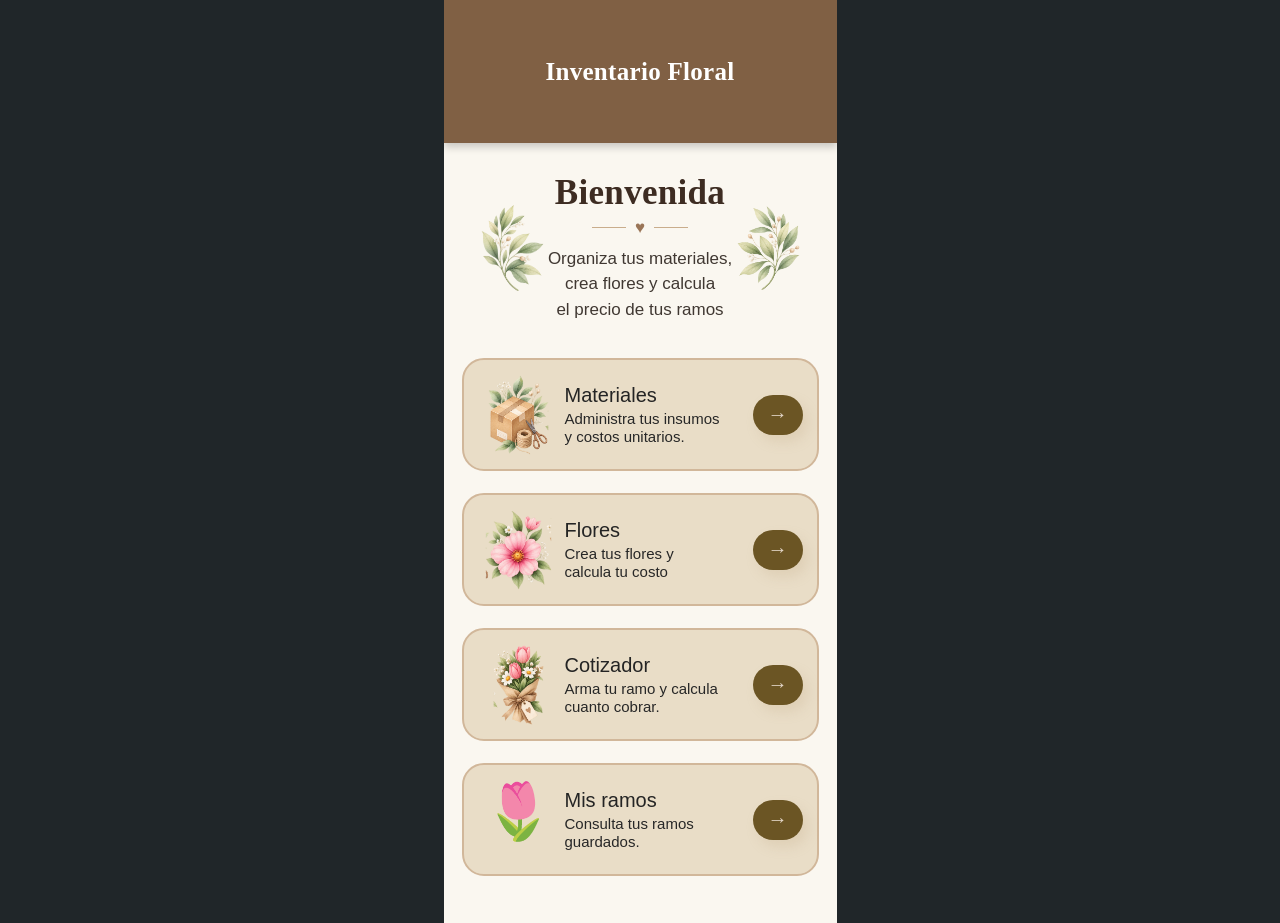
<file: index.html>
<!DOCTYPE html>
<html lang="es">
<head>
    <link rel="manifest" href="manifest.json">
    <meta charset="UTF-8">
    <meta name="viewport" content="width=device-width, initial-scale=1.0, maximum-scale=1.0, minimum-scale=1.0, user-scalable=no">

    <meta name="mobile-web-app-capable" content="yes">
    <title>Inventario Floral</title>
    <link rel="stylesheet" href="stilo.css">
</head>

    
<body>

    <div class="app">

        <!-- ENCABEZADO -->
        <header class="header">

            <div class="titulo-principal">
    <h1>Inventario Floral</h1>

</div>

        </header>

        <!-- CONTENIDO -->
        <main class="contenido">

          <!-- DECORACIÓN SUPERIOR -->

<section class="bienvenida">

    <img
        src="img/olivo-izquierdo.png"
        class="rama rama-izquierda"
        alt=""
    >

    <div class="contenido-bienvenida">

        <h2>Bienvenida</h2>

        <div class="corazon-bienvenida">
            <span></span>
            ♥
            <span></span>
        </div>

        <p>
            Organiza tus materiales,<br>
            crea flores y calcula<br>
            el precio de tus ramos
        </p>

    </div>

    <img
        src="img/olivo-derecho.png"
        class="rama rama-derecha"
        alt=""
    >

</section>


            <!-- MATERIAL -->
            <div class="tarjeta" onclick="irMateriales()">

                <div class="icono">
                    <img
                    src="img/materiales.png"
                     class="imagen-ilustracion"
                        alt="Materiales"
                        >
                </div>

                <div class="informacion">
                    <h3>Materiales</h3>

                    <p>
                        Administra tus insumos<br>
                        y costos unitarios.
                    </p>
                </div>

                <button class="flecha" onclick="irMateriales(event)">
                    →
                </button>

            </div>


            <!-- FLORES -->
            <div class="tarjeta" onclick="irFlores()">

               <div class="icono">
                <img
                    src="img/flores.png"
                    class="imagen-ilustracion"
                    alt="Flores"
                    >
                </div>

                <div class="informacion">
                    <h3>Flores</h3>

                    <p>
                        Crea tus flores y<br>
                        calcula tu costo
                    </p>
                </div>

                <button class="flecha" onclick="irFlores(event)">
                    →
                </button>

            </div>


            <!-- COTIZADOR -->
            <div class="tarjeta" onclick="irCotizador()">

               <div class="icono">
    <img
        src="img/cotizador.png"
        class="imagen-ilustracion"
        alt="Cotizador"
    >
</div>

                <div class="informacion">
                    <h3>Cotizador</h3>

                    <p>
                        Arma tu ramo y calcula<br>
                        cuanto cobrar.
                    </p>
                </div>

                <button class="flecha" onclick="irCotizador(event)">
                    →
                </button>

            </div>

            <!-- MIS RAMOS -->
<div class="tarjeta" onclick="irMisRamos()">

    <div class="icono">
        <div class="imagen-ilustracion icono-mis-ramos">
            🌷
        </div>
    </div>

    <div class="informacion">

        <h3>Mis ramos</h3>

        <p>
            Consulta tus ramos<br>
            guardados.
        </p>

    </div>

    <button
        class="flecha"
        onclick="irMisRamos(event)"
    >
        →
    </button>

</div>

        </main>

    </div>

    <script src="app.js"></script>

</body>
</html>
</file>
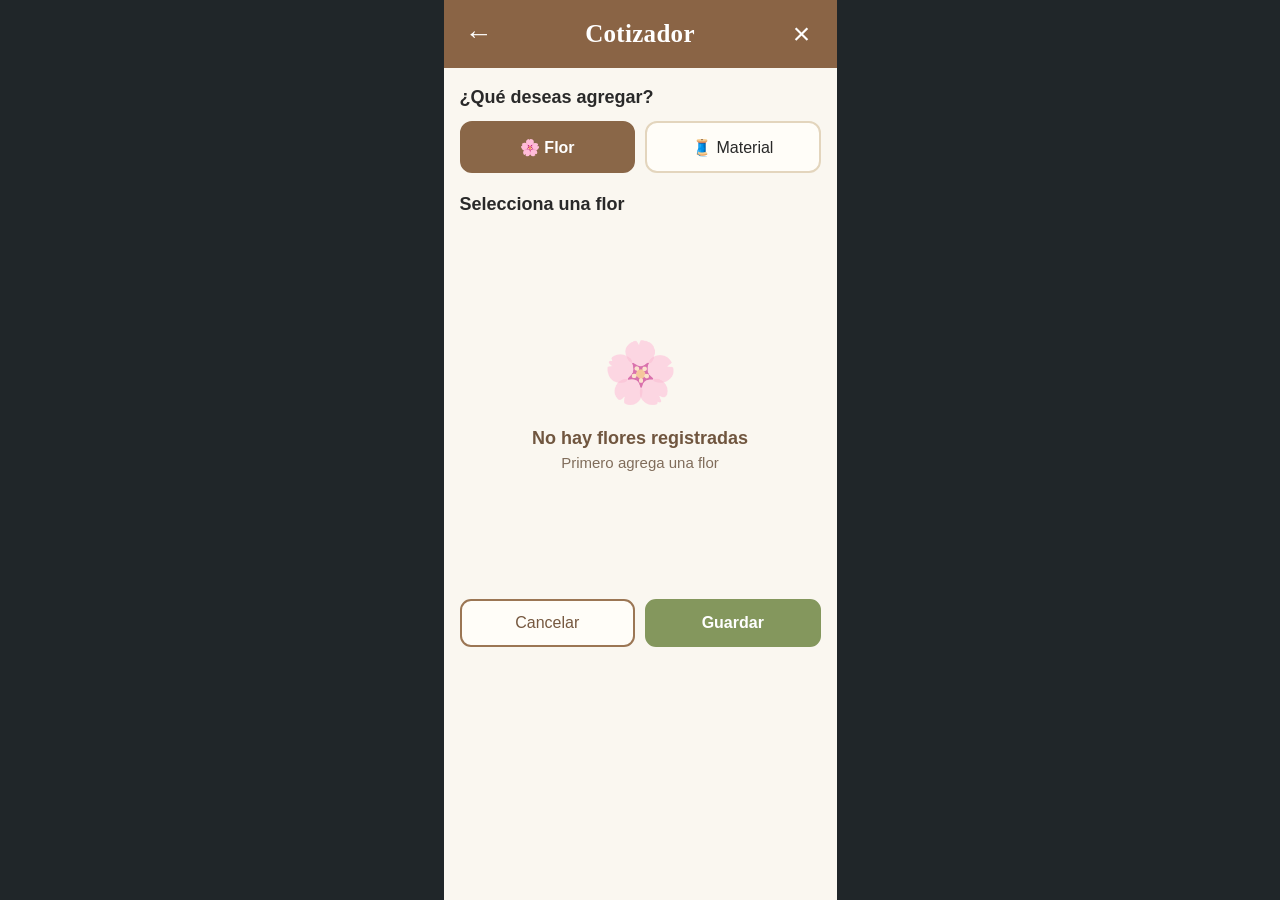
<file: cotizador.html>
<!DOCTYPE html>
<html lang="es">

<head>

    <meta charset="UTF-8">

    <meta
        name="viewport"
        content="width=device-width, initial-scale=1.0"
    >

    <title>Cotizador</title>

    <link rel="stylesheet" href="stilo.css">

</head>


<body>

    <div class="app cotizador-app">


        <!-- ENCABEZADO -->

        <header class="cotizador-header">

            <button
                class="boton-regresar"
                onclick="volverInicio()"
            >
                ←
            </button>

            <h1>Cotizador</h1>

            <button
                class="cerrar-cotizador"
                onclick="volverInicio()"
            >
                ×
            </button>

        </header>


        <!-- CONTENIDO -->

        <main class="cotizador-contenido">


            <h2>¿Qué deseas agregar?</h2>


            <!-- TIPO DE PRODUCTO -->

            <div class="selector-tipo">

                <button
                    id="botonFlores"
                    class="tipo-seleccionado"
                    onclick="mostrarFloresCotizador()"
                >
                    🌸
                    Flor
                </button>


                <button
                    id="botonMateriales"
                    onclick="mostrarMaterialesCotizador()"
                >
                    🧵
                    Material
                </button>

            </div>


            <!-- TÍTULO -->

            <h2 id="tituloListaCotizador">
                Selecciona una flor
            </h2>


            <!-- LISTA -->

            <div
                id="listaCotizador"
                class="lista-cotizador"
            >

            </div>



            <!-- SELECCIONADOS -->

            <div
                id="seleccionadosCotizador"
                class="seleccionados-cotizador"
            >

            </div>


            <!-- BOTONES -->

            <div class="acciones-cotizador">

                <button
                    class="boton-cancelar-cotizador"
                    onclick="cancelarCotizador()"
                >
                    Cancelar
                </button>


                <button
                    type="button"
    class="boton-guardar-cotizador"
    onclick="guardarCotizacion()"
                >
                    Guardar
                </button>
                

            </div>


        </main>


    </div>


    <script src="app.js"></script>

</body>

</html>
</file>
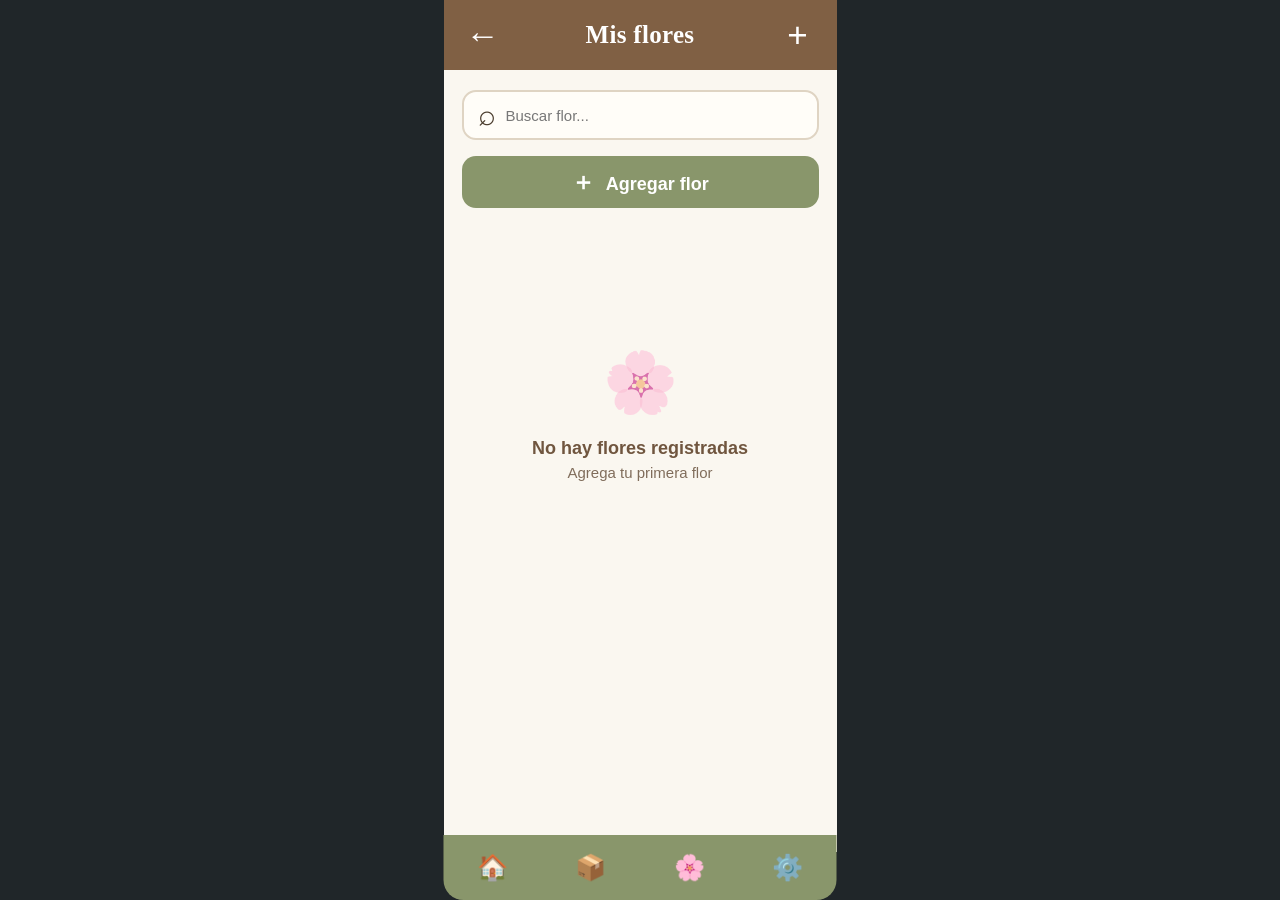
<file: flores.html>
<!DOCTYPE html>
<html lang="es">

<head>
    <meta charset="UTF-8">
    <meta name="viewport" content="width=device-width, initial-scale=1.0">

    <title>Mis flores</title>

    <link rel="stylesheet" href="stilo.css">
</head>

<body>

    <div class="app materiales-app">

        <!-- ENCABEZADO -->

        <header class="materiales-header">

            <button class="boton-regresar" onclick="volverInicio()">
                ←
            </button>

            <h1>Mis flores</h1>

            <button class="boton-agregar" onclick="agregarFlor()">
                +
            </button>

        </header>


        <!-- CONTENIDO -->

        <main class="materiales-contenido">

            <!-- BUSCADOR -->

            <div class="buscador">

                <span class="icono-busqueda">⌕</span>

                <input
                    type="text"
                    placeholder="Buscar flor..."
                >

            </div>


            <!-- BOTÓN AGREGAR -->

            <button
                class="boton-agregar-material"
                onclick="agregarFlor()"
            >
                <span>＋</span>
                Agregar flor
            </button>


            <!-- LISTA DE FLORES -->

            <div id="listaFlores" class="lista-materiales">

                <!-- Por ahora estará vacío -->

                <div class="sin-materiales">

                    <div class="icono-vacio">
                        🌸
                    </div>

                    <p>No hay flores registradas</p>

                    <span>
                        Agrega tu primera flor
                    </span>

                </div>

            </div>

        </main>


        <!-- BARRA INFERIOR -->

        <nav class="barra-inferior">

            <button onclick="volverInicio()">
                🏠
            </button>

            <button onclick="irMateriales()">
                📦
            </button>

            <button>
                🌸
            </button>

            <button>
                ⚙️
            </button>

        </nav>

    </div>

    <!-- ===================================== -->
<!-- VENTANA NUEVA FLOR -->
<!-- ===================================== -->

<div id="modalNuevaFlor" class="modal-nueva-flor">

    <div class="formulario-nueva-flor">

        <!-- CABECERA -->
        <div class="cabecera-nueva-flor">
            <h2>Nueva flor</h2>

            <button
                class="cerrar-flor"
                onclick="cerrarNuevaFlor()">
                ×
            </button>
        </div>


        <!-- FOTO -->
        <label class="foto-nueva-flor">

            <input
                type="file"
                id="fotoFlor"
                accept="image/*"
                hidden
            >

            <span class="mas-foto">＋</span>

            <span>
                Agregar fotografía
                <small>(opcional)</small>
            </span>

        </label>


        <!-- NOMBRE -->
        <div class="campo-flor">

            <label>Nombre de la flor</label>

            <input
                type="text"
                id="nombreFlor"
                placeholder="Ej. Tulipán"
            >

        </div>


        <!-- MATERIALES -->
        <div class="campo-flor">

            <label>Materiales utilizados</label>

            <div id="listaMaterialesFlor"
                 class="lista-materiales-flor">

                <!-- AQUÍ SALDRÁN AUTOMÁTICAMENTE
                     TUS MATERIALES GUARDADOS -->

            </div>

        </div>


        <!-- CALCULAR -->
        <button
            class="calcular-flor"
            onclick="calcularFlor()">

            Calcular

        </button>


        <!-- TOTAL -->
        <div class="resultado-flor">

            <span>Costo de la flor</span>

            <strong id="costoTotalFlor">
                S/ 0.00
            </strong>

        </div>


        <!-- GUARDAR -->
       <button
    class="guardar-flor"
    onclick="guardarFlor()">

    Guardar flor

</button>

    </div>

</div>


    <script src="app.js"></script>

</body>



</html>
</file>
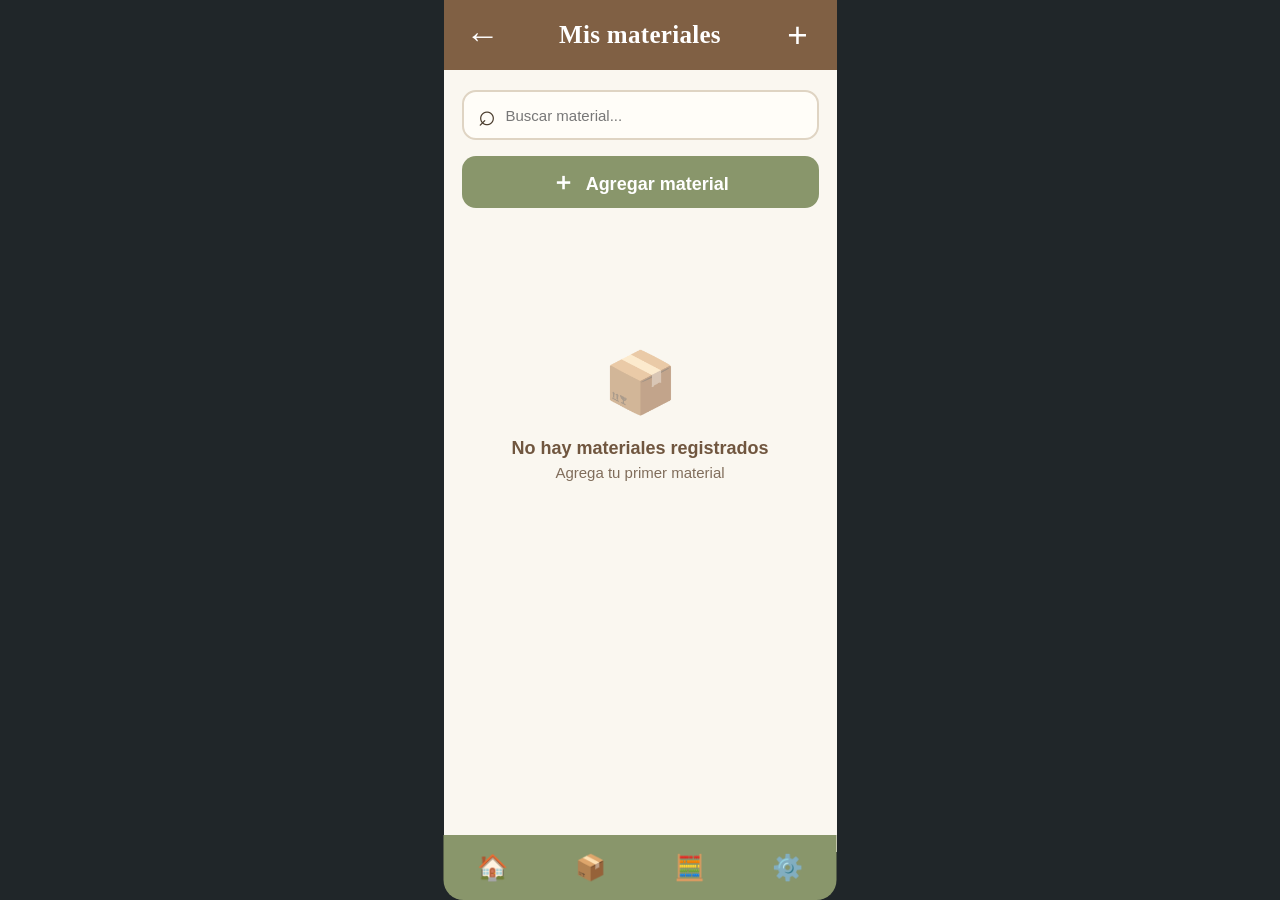
<file: materiales.html>
<!DOCTYPE html>
<html lang="es">

<head>
    <meta charset="UTF-8">
    <meta name="viewport" content="width=device-width, initial-scale=1.0">

    <title>Mis materiales</title>

    <link rel="stylesheet" href="stilo.css">
</head>

<body>

    <div class="app materiales-app">

        <!-- ENCABEZADO -->

        <header class="materiales-header">

            <button class="boton-regresar" onclick="volverInicio()">
                ←
            </button>

            <h1>Mis materiales</h1>

            <button class="boton-agregar" onclick="agregarMaterial()">
                +
            </button>

        </header>


        <!-- CONTENIDO -->

        <main class="materiales-contenido">

            <!-- BUSCADOR -->

            <div class="buscador">

                <span class="icono-busqueda">⌕</span>

                <input
                    type="text"
                    placeholder="Buscar material..."
                >

            </div>


            <!-- BOTÓN AGREGAR -->

            <button
            class="boton-agregar-material"
            onclick="abrirNuevoMaterial()"
            >
                <span>＋</span>
                Agregar material
            </button>


            <!-- LISTA DE MATERIALES -->

            <div id="listaMateriales" class="lista-materiales">

                <!--
                    AQUÍ APARECERÁN LOS MATERIALES
                    CUANDO LOS AGREGUEMOS.

                    Por ahora está vacío.
                -->

                <div class="sin-materiales">

                    <div class="icono-vacio">
                        📦
                    </div>

                    <p>No hay materiales registrados</p>

                    <span>
                        Agrega tu primer material
                    </span>

                </div>

            </div>

        </main>


        <!-- BARRA INFERIOR -->

        <nav class="barra-inferior">

            <button onclick="volverInicio()">
                🏠
            </button>

            <button>
                📦
            </button>

            <button>
                🧮
            </button>

            <button>
                ⚙️
            </button>

        </nav>

    </div>


    <script src="app.js"></script>

</body>

</html>
</file>
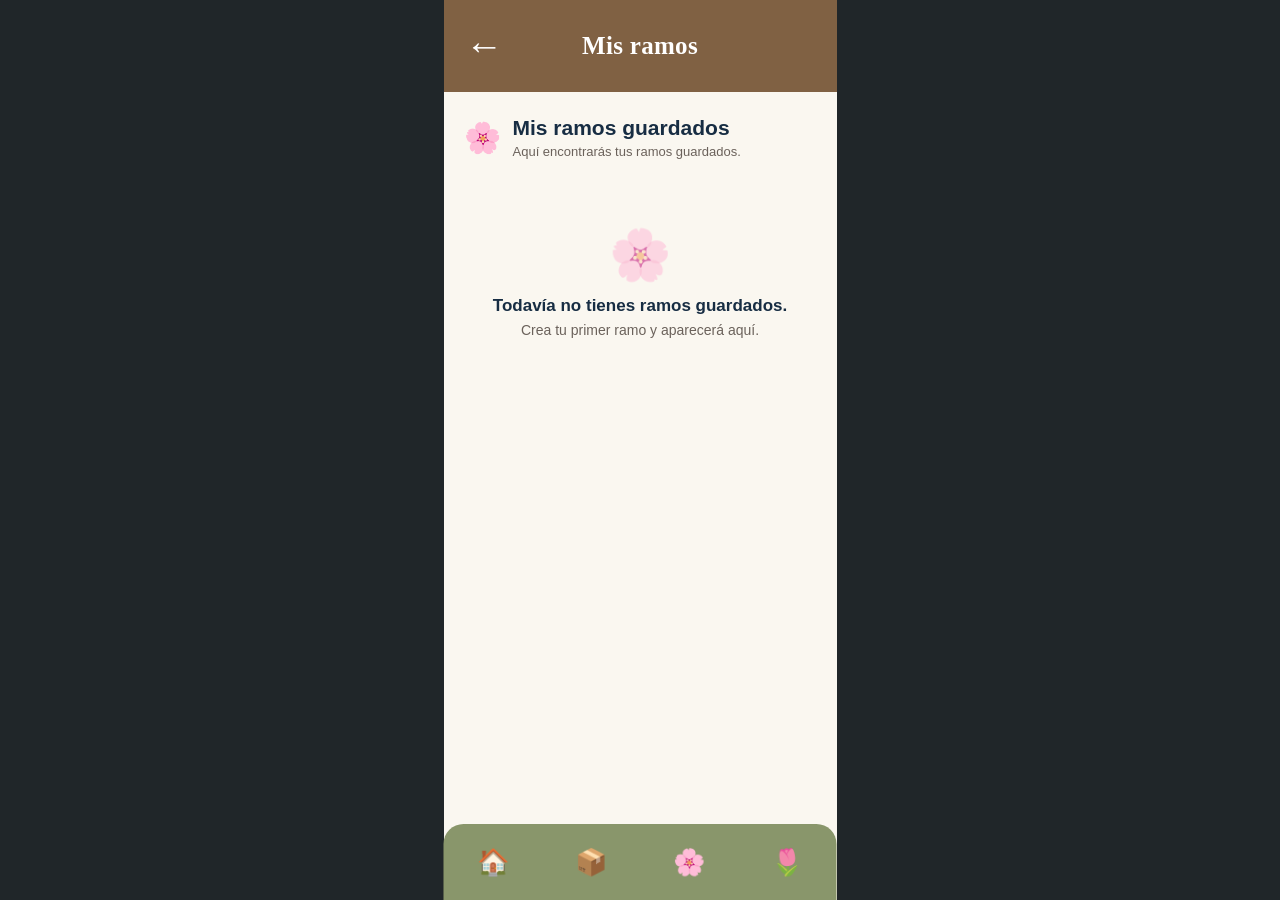
<file: mis-ramos.html>
<!DOCTYPE html>
<html lang="es">

<head>

    <meta charset="UTF-8">

    <meta
        name="viewport"
        content="width=device-width, initial-scale=1.0"
    >

    <title>Mis ramos</title>

    <link rel="stylesheet" href="stilo.css">

</head>


<body>

<div class="app mis-ramos-app">

    <!-- =====================================
         ENCABEZADO
    ====================================== -->

    <header class="mis-ramos-header">

        <button
            class="boton-regresar"
            onclick="volverInicio()"
        >
            ←
        </button>

        <h1>Mis ramos</h1>

        <div class="espacio-header"></div>

    </header>


    <!-- =====================================
         CONTENIDO
    ====================================== -->

    <main class="mis-ramos-contenido">

        <div class="titulo-mis-ramos">

            <span>🌸</span>

            <div>
                <h2>Mis ramos guardados</h2>

                <p>
                    Aquí encontrarás tus ramos guardados.
                </p>
            </div>

        </div>


        <!-- LISTA DE RAMOS -->

        <div
            id="listaRamos"
            class="lista-ramos"
        >
        </div>


    </main>


    <!-- =====================================
         BARRA INFERIOR
    ====================================== -->

    <nav class="barra-inferior">

        <button onclick="volverInicio()">
            🏠
        </button>

        <button onclick="irMateriales()">
            📦
        </button>

        <button onclick="irFlores()">
            🌸
        </button>

        <button onclick="irMisRamos()">
            🌷
        </button>

    </nav>

</div>


<script src="app.js"></script>

</body>

</html>
</file>
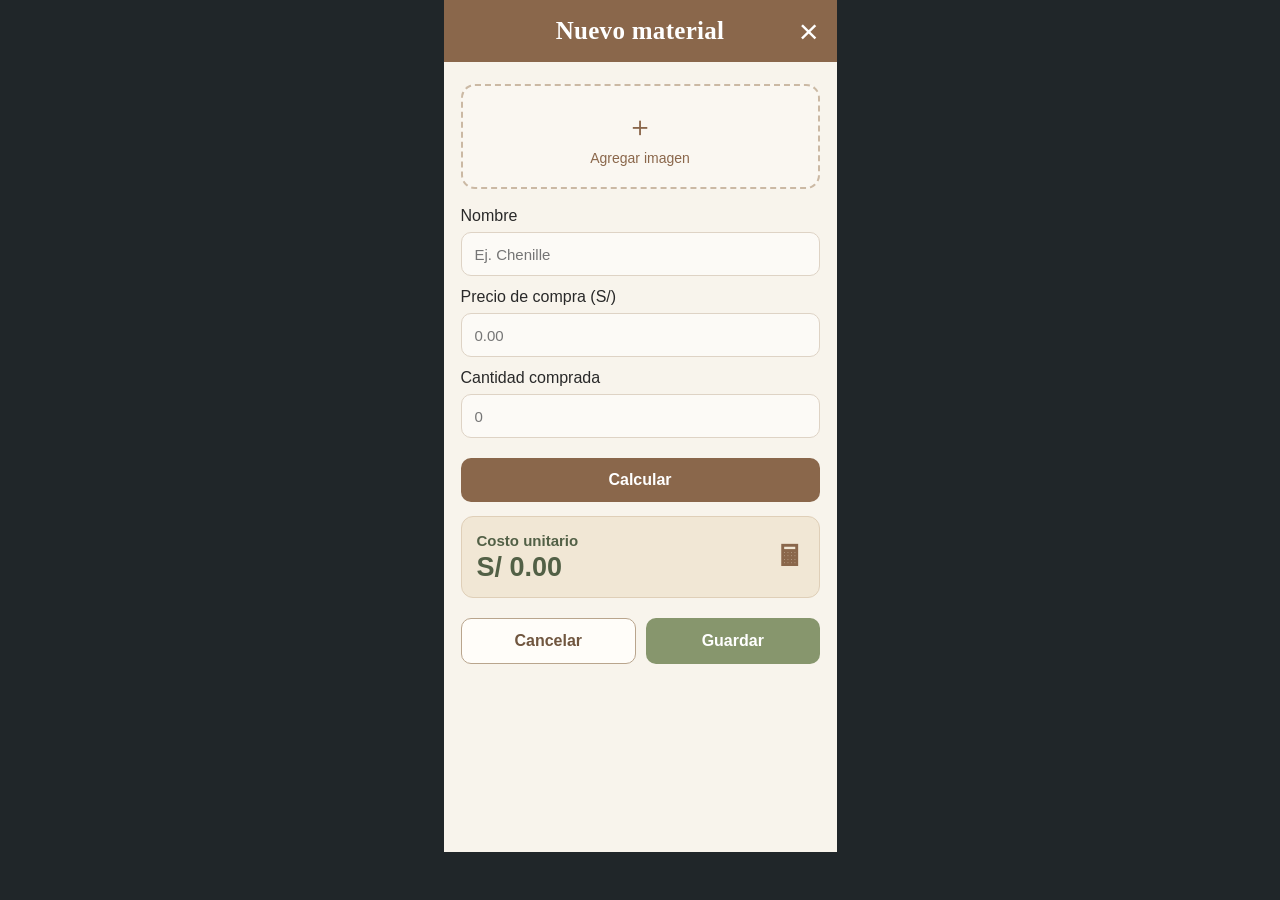
<file: nuevo-material.html>
<!DOCTYPE html>
<html lang="es">

<head>
    <meta charset="UTF-8">
    <meta name="viewport" content="width=device-width, initial-scale=1.0">

    <title>Nuevo material</title>

    <link rel="stylesheet" href="stilo.css">
</head>

<body>

    <div class="app nuevo-material-app">

        <!-- ENCABEZADO -->

        <header class="nuevo-material-header">

            <h1>Nuevo material</h1>

            <button onclick="cerrarNuevoMaterial()">
                ×
            </button>

        </header>


        <!-- CONTENIDO -->

        <main class="nuevo-material-contenido">

            <!-- IMAGEN -->

            <div class="imagen-material">

                <input
                    type="file"
                    id="imagenMaterial"
                    accept="image/*"
                    onchange="mostrarImagen(event)"
                >

                <div id="contenedorImagen">

                    <span>＋</span>

                    <p>Agregar imagen</p>

                </div>

            </div>


            <!-- NOMBRE -->

            <label for="nombreMaterial">
                Nombre
            </label>

            <input
                type="text"
                id="nombreMaterial"
                placeholder="Ej. Chenille"
            >


            <!-- PRECIO -->

            <label for="precioMaterial">
                Precio de compra (S/)
            </label>

            <input
                type="number"
                id="precioMaterial"
                placeholder="0.00"
                step="0.01"
            >


            <!-- CANTIDAD -->

            <label for="cantidadMaterial">
                Cantidad comprada
            </label>

            <input
                type="number"
                id="cantidadMaterial"
                placeholder="0"
                step="0.01"
            >


            <!-- CALCULAR -->

            <button
                class="boton-calcular"
                onclick="calcularMaterial()"
            >
                Calcular
            </button>


            <!-- COSTO UNITARIO -->

            <div class="resultado-costo">

                <div>

                    <span>Costo unitario</span>

                    <strong id="costoUnitario">
                        S/ 0.00
                    </strong>

                </div>

                <span class="icono-calculadora">
                    🖩
                </span>

            </div>


            <!-- BOTONES -->

            <div class="acciones-material">

                <button
                    class="boton-cancelar"
                    onclick="cerrarNuevoMaterial()"
                >
                    Cancelar
                </button>

                <button
                    class="boton-guardar"
                    onclick="guardarMaterial()"
                >
                    Guardar
                </button>

            </div>

        </main>

    </div>


    <script src="app.js"></script>

</body>

</html>
</file>
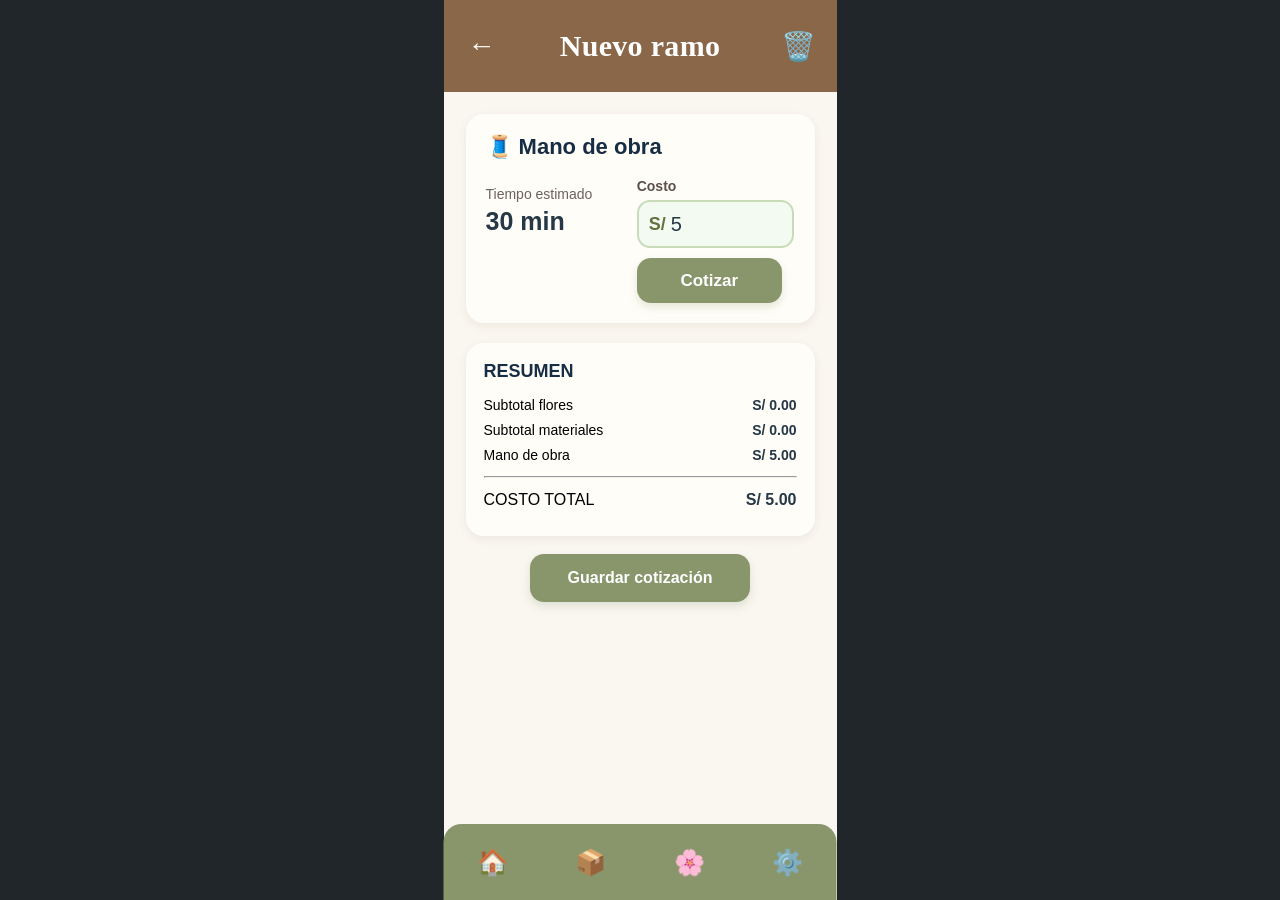
<file: nuevo-ramo.html>
<!DOCTYPE html>
<html lang="es">

<head>

    <meta charset="UTF-8">

    <meta
        name="viewport"
        content="width=device-width, initial-scale=1.0"
    >

    <title>Nuevo ramo</title>

    <link rel="stylesheet" href="stilo.css">

</head>


<body>

<div class="app nuevo-ramo-app">

    <header class="nuevo-ramo-header">

        <button
            class="boton-regresar"
            onclick="volverInicio()"
        >
            ←
        </button>

        <h1>Nuevo ramo</h1>

        <button
            class="boton-eliminar-ramo"
            onclick="cancelarCotizador()"
        >
            🗑️
        </button>

    </header>


    <main class="nuevo-ramo-contenido">

        <!-- FLORES -->

        <section
            class="seccion-ramo"
            id="seccionFlores"
        >

            <h2>🌸 Flores del ramo</h2>

            <div
                id="floresSeleccionadas"
                class="lista-ramo"
            ></div>

        </section>


        <!-- MATERIALES -->

        <section
            class="seccion-ramo"
            id="seccionMateriales"
        >

            <h2>🎀 Materiales adicionales</h2>

            <div
                id="materialesSeleccionados"
                class="lista-ramo"
            ></div>

        </section>


        <!-- MANO DE OBRA -->

        <section class="mano-obra-ramo">

            <h2>🧵 Mano de obra</h2>

            <div class="mano-obra-contenido">

    <div>
        <span>Tiempo estimado</span>
        <strong>30 min</strong>
    </div>

    <div>
        <span>Costo</span>
        <div class="campo-mano-obra">
        <span>S/</span>
    <input
        type="number"
        id="costoManoObra"
        value="5"
        min="0"
        step="0.10"
    >
</div>

<button
    type="button"
    class="boton-cotizar"
    onclick="cotizarRamo()"
>
    Cotizar
</button>

        </div>

</div>

        </section>


        <!-- RESUMEN -->

      <div class="contenedor-resumen">

    <section class="resumen-ramo">

        <h2>RESUMEN</h2>

        <div class="fila-resumen">
            <span>Subtotal flores</span>
            <strong id="subtotalFlores">
                S/ 0.00
            </strong>
        </div>

        <div class="fila-resumen">
            <span>Subtotal materiales</span>
            <strong id="subtotalMateriales">
                S/ 0.00
            </strong>
        </div>

        <div class="fila-resumen">
            <span>Mano de obra</span>
            <strong id="resumenManoObra">
                S/ 5.00
            </strong>
        </div>

        <hr>

        <div class="fila-resumen total-final">
            <span>COSTO TOTAL</span>

            <strong id="costoTotalRamo">
                S/ 0.00
            </strong>
        </div>

    </section>

</div>


        <!-- GUARDAR -->

        <button
            class="guardar-cotizacion-final"
            onclick="guardarCotizacionFinal()"
        >
            Guardar cotización
        </button>

        <!-- =========================================
     VENTANA PARA GUARDAR EL RAMO
========================================= -->

<div id="modalGuardarRamo" class="modal-guardar-ramo">

    <div class="ventana-guardar-ramo">

        <button
            type="button"
            class="cerrar-modal-ramo"
            onclick="cerrarModalGuardarRamo()"
        >
            ×
        </button>

        <h2>🌸 Guardar mi ramo</h2>

        <p class="texto-modal-ramo">
            Ponle un nombre y agrega una foto a tu ramo.
        </p>

        <!-- FOTO -->
        <div class="foto-ramo-guardar">

            <div
                id="vistaFotoRamo"
                class="vista-foto-ramo"
            >
                🌷
            </div>

            <label
                for="fotoRamo"
                class="boton-subir-foto-ramo"
            >
                📷 Agregar foto
            </label>

            <input
                type="file"
                id="fotoRamo"
                accept="image/*"
                onchange="mostrarFotoRamo(event)"
            >

        </div>

        <!-- NOMBRE -->
        <label
            for="nombreRamo"
            class="label-nombre-ramo"
        >
            Nombre del ramo
        </label>

        <input
            type="text"
            id="nombreRamo"
            class="input-nombre-ramo"
            placeholder="Ej. Ramo de cumpleaños"
            maxlength="50"
        >

        <!-- TOTAL -->
        <div class="total-modal-ramo">

            <span>Costo total</span>

            <strong id="totalModalRamo">
                S/ 0.00
            </strong>

        </div>

        <!-- GUARDAR -->
        <button
            type="button"
            class="boton-confirmar-ramo"
            onclick="confirmarGuardarRamo()"
        >
            💾 Guardar ramo
        </button>

    </div>

</div>

    </main>


    <nav class="barra-inferior">

        <button onclick="volverInicio()">
            🏠
        </button>

        <button onclick="irMateriales()">
            📦
        </button>

        <button onclick="irFlores()">
            🌸
        </button>

        <button>
            ⚙️
        </button>

    </nav>

</div>


<script src="app.js"></script>

</body>

</html>
</file>
<file: stilo.css>
* {
    box-sizing: border-box;
    margin: 0;
    padding: 0;
}

body {
    margin: 0;
    background-color: #202629;
    font-family: Arial, sans-serif;
}

.app {
    width: 393px;
    min-height: 852px;
    margin: 0 auto;
    position: relative;
    background-color: #faf7f0;
    overflow: hidden;
}

/* ENCABEZADO */

.header {
    height: 143px;
    background-color: #806044;
    display: flex;
    align-items: center;
    justify-content: center;
    box-shadow: 0 4px 8px rgba(0, 0, 0, 0.20);
}

.header h1 {
    color: white;
    font-size: 25px;
    font-weight: bold;
}


/* CONTENIDO */

.contenido {
    padding: 25px 18px;
}


/* BIENVENIDA */

.bienvenida {
    height: 215px;
    display: flex;
    align-items: center;
    justify-content: center;
}

.texto-bienvenida {
    text-align: center;
    width: 230px;
}

.texto-bienvenida h2 {
    font-size: 25px;
    font-weight: bold;
    margin-bottom: 25px;
    color: #222;
}

.texto-bienvenida p {
    font-size: 17px;
    line-height: 1.35;
    color: #272727;
}


/* RAMITAS */

.rama {
    width: 55px;
    height: 150px;
    display: flex;
    align-items: center;
    justify-content: center;
}

.rama span {
    font-size: 80px;
}

.rama-izquierda {
    transform: rotate(-25deg);
}

.rama-derecha {
    transform: rotate(25deg) scaleX(-1);
}


/* TARJETAS */

.tarjeta {
    width: 100%;
    height: 113px;

    background-color: #e9ddc7;
    border: 2px solid #d1b79a;
    border-radius: 22px;

    display: flex;
    align-items: center;

    padding: 12px 14px;
    margin-bottom: 22px;

    cursor: pointer;
}


/* ICONOS */

.icono {
    width: 82px;
    min-width: 82px;

    text-align: center;
    font-size: 55px;
}


/* TEXTO */

.informacion {
    flex: 1;
    padding-left: 5px;
}

.informacion h3 {
    font-size: 20px;
    font-weight: normal;
    margin-bottom: 3px;
    color: #242424;
}

.informacion p {
    font-size: 15px;
    line-height: 1.2;
    color: #272727;
}


/* FLECHA */

.flecha {
    width: 50px;
    height: 40px;

    border: none;
    border-radius: 150px;

    background-color: #6b5524;
    color: #e2d5c7;

    font-size: 20px;

    box-shadow: 5px 7px 12px rgba(194, 170, 134, 0.25);

    display: flex;
    align-items: center;
    justify-content: center;

    cursor: pointer;
}

/* =====================================================
   INTERFAZ MATERIALES
   ===================================================== */

   .materiales-app {
    min-height: 852px;
    background: #faf7f0;
    position: relative;
    padding-bottom: 70px;
}


/* ENCABEZADO */

.materiales-header {
    height: 70px;
    background: #806044;

    display: flex;
    align-items: center;
    justify-content: space-between;

    padding: 0 18px;

    color: white;
}

.materiales-header h1 {
    font-size: 21px;
    font-weight: bold;
}


/* BOTONES DEL ENCABEZADO */

.boton-regresar,
.boton-agregar {
    width: 42px;
    height: 42px;

    border: none;
    background: transparent;

    color: white;

    font-size: 34px;
    font-weight: normal;

    cursor: pointer;
}

.boton-agregar {
    font-size: 35px;
}


/* CONTENIDO */

.materiales-contenido {
    padding: 20px 18px 90px;
}


/* BUSCADOR */

.buscador {
    height: 50px;

    background: #fffdf8;

    border: 2px solid #dfd4c3;
    border-radius: 14px;

    display: flex;
    align-items: center;

    padding: 0 14px;

    margin-bottom: 16px;
}

.icono-busqueda {
    font-size: 30px;
    color: #493b2c;

    margin-right: 10px;
}

.buscador input {
    border: none;
    outline: none;

    background: transparent;

    width: 100%;

    font-size: 15px;
    color: #333;
}

.buscador input::placeholder {
    color: #777;
}


/* BOTÓN AGREGAR */

.boton-agregar-material {
    width: 100%;
    height: 52px;

    border: none;
    border-radius: 14px;

    background: #89966b;
    color: white;

    font-size: 18px;
    font-weight: bold;

    cursor: pointer;

    margin-bottom: 16px;
}

.boton-agregar-material span {
    font-size: 24px;
    margin-right: 6px;
}


/* LISTA */

.lista-materiales {
    width: 100%;
}


/* ESTADO VACÍO */

.sin-materiales {
    min-height: 300px;

    display: flex;
    flex-direction: column;

    align-items: center;
    justify-content: center;

    text-align: center;

    color: #6f665d;
}

.icono-vacio {
    font-size: 60px;
    margin-bottom: 15px;
    opacity: 0.55;
}

.sin-materiales p {
    font-size: 18px;
    font-weight: bold;

    margin-bottom: 8px;
}

.sin-materiales span {
    font-size: 14px;
}


/* =====================================================
   TARJETA DE MATERIAL
   LA USAREMOS CUANDO AGREGUEMOS MATERIALES
   ===================================================== */

.material-card {
    width: 100%;
    min-height: 140px;

    background: #fffdf8;

    border: 2px solid #e2d8c8;
    border-radius: 16px;

    margin-bottom: 12px;

    padding: 12px;

    display: flex;
    align-items: center;
}

.material-imagen {
    width: 90px;
    height: 110px;

    border-radius: 10px;

    background: #f0e7d8;

    display: flex;
    align-items: center;
    justify-content: center;

    overflow: hidden;

    margin-right: 12px;
}

.material-imagen img {
    width: 100%;
    height: 100%;

    object-fit: contain;
}

.material-info {
    flex: 1;
}

.material-info h3 {
    font-size: 18px;
    margin-bottom: 5px;
}

.material-info p {
    font-size: 14px;
    margin: 3px 0;
}

.material-costo {
    font-size: 16px;
    font-weight: bold;
    margin-top: 10px;
}

.material-editar {
    background: transpaent;
    border: none;

    font-size: 22px;

    cursor: pointer;
}


/* =====================================================
   BARRA INFERIOR
   ===================================================== */

.barra-inferior {
    position: fixed;

    bottom: 0;

    left: 50%;
transform: translateX(-50%);

    width: 393px;
    height: 65px;

    background: #89966b;

    display: flex;
    align-items: center;
    justify-content: space-around;

    border-radius: 0 0 20px 20px;
}

.barra-inferior button {
    width: 50px;
    height: 50px;

    background: transparent;
    border: none;

    font-size: 25px;

    cursor: pointer;
}

/* =========================================
   NUEVO MATERIAL
========================================= */

.nuevo-material-app {
    width: 393px;
    min-height: 852px;
    margin: 0 auto;
    background: #f8f4ec;
    overflow: hidden;
}


/* ENCABEZADO */

.nuevo-material-header {
    height: 62px;
    background: #8a674b;
    color: white;

    display: flex;
    align-items: center;
    justify-content: center;

    position: relative;
}

.nuevo-material-header h1 {
    font-size: 20px;
    margin: 0;
    font-weight: 600;
}

.nuevo-material-header button {
    position: absolute;
    right: 18px;

    border: none;
    background: transparent;

    color: white;
    font-size: 34px;

    cursor: pointer;
}


/* CONTENIDO */

.nuevo-material-contenido {
    padding: 22px 17px;
}


/* IMAGEN */

.imagen-material {
    height: 105px;
    border: 2px dashed #cbb9a4;
    border-radius: 14px;

    background: #faf7f1;

    position: relative;

    display: flex;
    align-items: center;
    justify-content: center;

    margin-bottom: 18px;

    overflow: hidden;
}

.imagen-material input {
    position: absolute;

    width: 100%;
    height: 100%;

    opacity: 0;

    cursor: pointer;

    z-index: 5;
}

#contenedorImagen {
    text-align: center;
    color: #8a674b;
}

#contenedorImagen span {
    font-size: 28px;
    display: block;
}

#contenedorImagen p {
    margin: 4px 0 0;
    font-size: 14px;
}


/* PREVISUALIZACIÓN DE IMAGEN */

#contenedorImagen img {
    width: 100%;
    height: 105px;

    object-fit: contain;

    display: block;
}


/* ETIQUETAS */

.nuevo-material-contenido label {
    display: block;

    font-size: 16px;
    font-weight: 500;

    color: #292929;

    margin: 12px 0 7px;
}


/* CAMPOS */

.nuevo-material-contenido > input {
    width: 100%;
    height: 44px;

    box-sizing: border-box;

    border: 1px solid #ded3c5;
    border-radius: 10px;

    background: #fcfaf6;

    padding: 0 13px;

    font-size: 15px;

    outline: none;
}

.nuevo-material-contenido > input:focus {
    border-color: #8a674b;
}


/* BOTÓN CALCULAR */

.boton-calcular {
    width: 100%;
    height: 44px;

    margin-top: 20px;

    border: none;
    border-radius: 10px;

    background: #8a674b;
    color: white;

    font-size: 16px;
    font-weight: 600;

    cursor: pointer;
}

.boton-calcular:active {
    transform: scale(0.98);
}


/* RESULTADO */

.resultado-costo {
    min-height: 82px;

    margin-top: 14px;
    padding: 12px 15px;

    box-sizing: border-box;

    border-radius: 12px;

    background: #f1e7d5;
    border: 1px solid #dfcfb8;

    display: flex;

    align-items: center;
    justify-content: space-between;
}

.resultado-costo div {
    display: flex;
    flex-direction: column;
}

.resultado-costo span {
    font-size: 15px;
    color: #526046;
    font-weight: 600;
}

.resultado-costo strong {
    font-size: 27px;
    color: #526046;
    margin-top: 3px;
}

.icono-calculadora {
    font-size: 28px !important;
    color: #8a674b !important;
}


/* BOTONES INFERIORES */

.acciones-material {
    display: flex;

    gap: 10px;

    margin-top: 20px;
}

.boton-cancelar,
.boton-guardar {
    flex: 1;

    height: 46px;

    border-radius: 10px;

    font-size: 16px;
    font-weight: 600;

    cursor: pointer;
}

.boton-cancelar {
    background: #fffdf9;

    border: 1px solid #b9a58d;

    color: #70563f;
}

.boton-guardar {
    background: #87966d;

    border: none;

    color: white;
}

/* =========================================
   TARJETAS DE MATERIALES
========================================= */

.lista-materiales {
    display: flex;
    flex-direction: column;
    gap: 10px;

    margin-top: 15px;
}


/* TARJETA */

.tarjeta-material {

    min-height: 135px;

    background: #fffdf8;

    border: 1px solid #e2d5c2;

    border-radius: 14px;

    display: flex;

    align-items: center;

    padding: 10px;

    box-sizing: border-box;

    position: relative;

    box-shadow: 0 2px 5px rgba(90, 70, 50, 0.08);

    transition: transform 0.2s ease,
                box-shadow 0.2s ease;
}


/* EFECTO AL TOCAR */

.tarjeta-material:active {

    transform: scale(0.98);

}


/* IMAGEN */

.imagen-tarjeta {

    width: 95px;
    height: 110px;

    display: flex;

    align-items: center;
    justify-content: center;

    flex-shrink: 0;
}


.imagen-tarjeta img {

    width: 90px;
    height: 100px;

    object-fit: contain;

    border-radius: 10px;
}


.imagen-sin-foto {

    font-size: 48px;

}


/* INFORMACIÓN */

.datos-material {

    flex: 1;

    padding-left: 8px;

    padding-right: 30px;
}


.datos-material h3 {

    margin: 0 0 5px;

    font-size: 18px;

    color: #242424;

}


.datos-material p {

    margin: 3px 0;

    font-size: 14px;

    color: #333;
}


/* COSTO */

.costo-tarjeta {

    margin-top: 8px;

    display: flex;

    flex-direction: column;
}


.costo-tarjeta span {

    font-size: 14px;

    color: #333;

}


.costo-tarjeta strong {

    font-size: 20px;

    color: #1f1f1f;

}


/* BOTÓN EDITAR */

.editar-material {

    position: absolute;

    top: 12px;
    right: 12px;

    border: none;

    background: transparent;

    color: #704b2d;

    font-size: 22px;

    cursor: pointer;

}


/* MENSAJE VACÍO */

.sin-materiales {

    min-height: 350px;

    display: flex;

    flex-direction: column;

    align-items: center;

    justify-content: center;

    text-align: center;

}


.icono-vacio {

    font-size: 60px;

    margin-bottom: 15px;
}


.sin-materiales p {

    font-size: 18px;

    font-weight: 600;

    color: #70563f;

    margin: 5px 0;
}


.sin-materiales span {

    color: #806d5b;

    font-size: 15px;
}

/* ============================= */
/* TARJETA DE MATERIAL */
/* ============================= */

.material-card {
    position: relative;
    display: flex;
    align-items: center;

    width: 100%;
    min-height: 130px;

    box-sizing: border-box;

    background: #fffdf8;

    border: 2px solid #eadfce;
    border-radius: 18px;

    padding: 12px 45px 12px 12px;

    margin-bottom: 12px;

    box-shadow: 0 2px 6px rgba(90, 70, 45, 0.08);
}


/* ============================= */
/* IMAGEN */
/* ============================= */

.material-imagen {
    width: 95px;
    height: 95px;

    flex-shrink: 0;

    display: flex;
    align-items: center;
    justify-content: center;

    overflow: hidden;

    border-radius: 14px;
}

.material-imagen img {
    width: 100%;
    height: 100%;

    object-fit: contain;
}

.imagen-vacia {
    font-size: 45px;
}


/* ============================= */
/* INFORMACIÓN */
/* ============================= */

.material-info {
    margin-left: 15px;
}

.material-info h3 {
    margin: 0 0 6px 0;

    font-size: 19px;

    color: #242424;
}

.material-info p {
    margin: 3px 0;

    font-size: 14px;

    color: #444;
}

.material-info strong {
    display: block;

    margin-top: 7px;

    font-size: 14px;

    color: #333;
}

.costo-unitario {
    font-size: 19px;

    font-weight: bold;

    margin-top: 2px;

    color: #171717;
}


/* ============================= */
/* TACHITO */
/* ============================= */

.eliminar-material {

    position: absolute;

    right: 10px;
    bottom: 10px;

    width: 30px;
    height: 30px;

    border: none;

    background: transparent;

    font-size: 17px;

    cursor: pointer;

    display: flex;

    align-items: center;
    justify-content: center;

    border-radius: 50%;

    transition: 0.2s;
}

.eliminar-material:hover {

    background: #f3e5dc;

    transform: scale(1.1);
}

.eliminar-material:active {

    transform: scale(0.9);
}

/* =====================================
   VENTANA NUEVA FLOR
===================================== */

.modal-nueva-flor {
    display: none;

    position: fixed;

    width: 393px;
    height: 852px;

    top: 0;
    left: 50%;

    transform: translateX(-50%);

    z-index: 1000;

    background: #faf7ef;

    box-sizing: border-box;

    overflow: hidden;
}

.formulario-nueva-flor {
    width: 100%;
    height: 100%;

    box-sizing: border-box;

    overflow-y: auto;

    background: #faf7ef;

    border-radius: 0;

    box-shadow: none;
}

/* CABECERA */

.cabecera-nueva-flor {
    height: 65px;

    background: #8a6040;

    color: white;

    display: flex;
    align-items: center;
    justify-content: center;

    position: relative;

    border-radius: 18px 18px 0 0;
}

.cabecera-nueva-flor h2 {
    margin: 0;

    font-size: 20px;
}

.cerrar-flor {
    position: absolute;

    right: 15px;

    background: none;
    border: none;

    color: white;

    font-size: 34px;

    cursor: pointer;
}


/* FOTO */

.foto-nueva-flor {
    margin: 18px;

    height: 105px;

    border: 2px dashed #d8cec0;

    border-radius: 12px;

    display: flex;

    align-items: center;
    justify-content: center;

    gap: 12px;

    color: #514941;

    background: #fffdf8;

    cursor: pointer;

    text-align: center;
}

.mas-foto {
    font-size: 34px;
}

.foto-nueva-flor small {
    font-size: 12px;
}


/* CAMPOS */

.campo-flor {
    margin: 0 18px 15px;
}

.campo-flor > label {
    display: block;

    margin-bottom: 7px;

    font-size: 14px;

    font-weight: 600;

    color: #39342f;
}

.campo-flor > input {
    width: 100%;

    height: 43px;

    box-sizing: border-box;

    border: 1px solid #ddd3c5;

    border-radius: 10px;

    background: #fffdf8;

    padding: 0 12px;

    font-size: 14px;

    outline: none;
}


/* LISTA DE MATERIALES */

.lista-materiales-flor {
    border: 1px solid #ddd3c5;

    border-radius: 10px;

    background: #fffdf8;

    overflow: hidden;
}

.material-opcion-flor {
    display: flex;

    align-items: center;

    padding: 10px;

    border-bottom: 1px solid #eee6db;

    gap: 8px;
}

.material-opcion-flor:last-child {
    border-bottom: none;
}

.nombre-material-flor {
    flex: 1;

    font-size: 13px;

    color: #39342f;
}

.cantidad-flor {
    width: 45px;

    height: 30px;

    text-align: center;

    border: 1px solid #d8cec0;

    border-radius: 7px;

    outline: none;
}

.precio-flor {
    width: 58px;

    text-align: right;

    font-size: 13px;

    color: #39342f;
}


/* CALCULAR */

.calcular-flor {
    width: calc(100% - 36px);

    margin: 0 18px 12px;

    height: 43px;

    border: 1px solid #8a6040;

    border-radius: 10px;

    background: transparent;

    color: #6f4f35;

    font-size: 15px;

    font-weight: 600;

    cursor: pointer;
}

.calcular-flor:active {
    transform: scale(0.98);
}


/* RESULTADO */

.resultado-flor {
    margin: 0 18px 14px;

    padding: 12px;

    background: #f4ead8;

    border-radius: 10px;

    text-align: center;
}

.resultado-flor span {
    display: block;

    font-size: 14px;

    color: #5b5149;

    margin-bottom: 3px;
}

.resultado-flor strong {
    display: block;

    font-size: 28px;

    color: #61723e;
}


/* GUARDAR */

.guardar-flor {
    width: calc(100% - 36px);

    margin: 0 18px 18px;

    height: 46px;

    border: none;

    border-radius: 10px;

    background: #7f8e57;

    color: white;

    font-size: 16px;

    font-weight: bold;

    cursor: pointer;
}

.guardar-flor:active {
    transform: scale(0.98);
}

/* =====================================
   TARJETAS DE FLORES
   ===================================== */

.tarjeta-flor {
    width: 100%;
    min-height: 125px;

    background: #fffdf8;
    border: 2px solid #eadfce;
    border-radius: 18px;

    padding: 10px 45px 10px 10px;
    margin-bottom: 12px;

    display: flex;
    align-items: center;

    box-sizing: border-box;
    position: relative;

    box-shadow: 0 2px 6px rgba(90, 70, 45, 0.08);
}


/* FOTO */

.imagen-flor-tarjeta {
    width: 95px;
    height: 95px;

    flex-shrink: 0;

    display: flex;
    align-items: center;
    justify-content: center;

    overflow: hidden;
    border-radius: 14px;

    background: #f0e7d8;
}

.imagen-flor-tarjeta img {
    width: 100%;
    height: 100%;
    object-fit: contain;
    object-position: center;
}

.flor-sin-foto {
    font-size: 45px;
}


/* INFORMACIÓN */

.datos-flor {
    flex: 1;
    margin-left: 15px;
}

.datos-flor h3 {
    margin: 0 0 8px;

    font-size: 19px;
    color: #242424;
}

.datos-flor p {
    margin: 0;

    font-size: 16px;
    font-weight: bold;

    color: #61723e;
}


/* TACHITO */

.eliminar-flor {
    position: absolute;

    right: 10px;
    bottom: 10px;

    width: 30px;
    height: 30px;

    border: none;
    background: transparent;

    font-size: 17px;

    cursor: pointer;

    display: flex;
    align-items: center;
    justify-content: center;

    border-radius: 50%;
}

.eliminar-flor:hover {
    background: #f3e5dc;
    transform: scale(1.1);
}

.eliminar-flor:active {
    transform: scale(0.9);
}

/* =====================================
   TOTAL DEL COTIZADOR
   ===================================== */

.total-cotizador {

    margin-top: 18px;
    margin-bottom: 20px;

    padding: 15px;

    background: #f1e7d5;

    border: 1px solid #dfcfb8;

    border-radius: 14px;

    display: flex;

    align-items: center;

    justify-content: space-between;
}

.total-cotizador span {

    font-size: 15px;

    color: #5b5149;
}

.total-cotizador strong {

    font-size: 23px;

    color: #61723e;
}

.subtotal-item {

    font-size: 13px !important;

    color: #806044 !important;

    font-weight: 600;
}

/* =========================================
   COTIZADOR - DISEÑO COMPLETO
   ========================================= */

.cotizador-app {
    width: 100%;
    max-width: 393px;
    min-height: 100vh;
    margin: 0 auto;
    background: #faf7f0;
    box-sizing: border-box;
}


/* ENCABEZADO */

.cotizador-header {
    height: 68px;
    background: #8a6445;

    display: flex;
    align-items: center;
    justify-content: space-between;

    padding: 0 16px;
    box-sizing: border-box;

    color: white;
}

.cotizador-header h1 {
    margin: 0;
    font-size: 22px;
    font-weight: 700;
}

.cotizador-header button {
    width: 38px;
    height: 38px;

    border: none;
    background: transparent;

    color: white;
    font-size: 28px;

    display: flex;
    align-items: center;
    justify-content: center;

    cursor: pointer;
}

.cotizador-header .boton-regresar {
    font-size: 28px;
}

.cerrar-cotizador {
    font-size: 30px !important;
}


/* CONTENIDO */

.cotizador-contenido {
    padding: 18px 16px 25px;
    box-sizing: border-box;
}

.cotizador-contenido h2 {
    margin: 0 0 12px;

    font-size: 18px;
    line-height: 1.3;

    color: #292929;
}


/* FLOR / MATERIAL */

.selector-tipo {
    width: 100%;

    display: flex;
    gap: 10px;

    margin-bottom: 20px;
}

.selector-tipo button {
    flex: 1;

    height: 52px;

    border: 2px solid #e3d5bd;
    border-radius: 12px;

    background: #fffdf8;

    color: #292929;

    font-size: 16px;
    font-weight: 500;

    cursor: pointer;
}

.selector-tipo .tipo-seleccionado {
    background: #f0e1c7;
    border-color: #b9976b;
    font-weight: 700;
}


/* LISTA */

.lista-cotizador {
    width: 100%;
}


/* TARJETA */

.item-cotizador {
    width: 100%;
    min-height: 88px;

    margin-bottom: 10px;
    padding: 9px;

    box-sizing: border-box;

    display: flex;
    align-items: center;

    position: relative;

    background: #fffdf9;

    border: 1px solid #e3d9c9;
    border-radius: 14px;

    box-shadow: 0 1px 3px rgba(0,0,0,0.04);
}


/* IMAGEN */

.imagen-item-cotizador {
    width: 68px !important;
    height: 68px !important;

    min-width: 68px;
    max-width: 68px;

    flex-shrink: 0;

    display: flex;
    align-items: center;
    justify-content: center;

    overflow: hidden;

    border-radius: 10px;

    background: #f1e8d9;
}

.imagen-item-cotizador img {
    width: 100% !important;
    height: 100% !important;

    max-width: 100%;
    max-height: 100%;

    object-fit: contain !important;
    object-position: center !important;

    display: block;
}


/* INFORMACIÓN */

.info-item-cotizador {
    min-width: 0;

    margin-left: 12px;

    padding-right: 45px;
}

.info-item-cotizador h3 {
    margin: 0 0 4px;

    font-size: 17px;
    line-height: 1.2;

    color: #222;
}

.info-item-cotizador p {
    margin: 3px 0;

    font-size: 14px;
    line-height: 1.2;

    color: #333;
}

.cantidad-item {
    color: #657640 !important;
    font-weight: 600;
}

.subtotal-item {
    color: #806044 !important;
    font-size: 13px !important;
    font-weight: 600;
}


/* BOTÓN + */

.boton-sumar-cotizador {
    position: absolute;

    right: 10px;
    top: 50%;

    transform: translateY(-50%);

    width: 38px !important;
    height: 38px !important;

    min-width: 38px;

    padding: 0;

    border: none;
    border-radius: 50%;

    background: #71834a;

    color: white;

    font-size: 25px;
    font-weight: bold;

    display: flex;
    align-items: center;
    justify-content: center;

    cursor: pointer;
}


/* TOTAL */

.total-cotizador {
    width: 100%;

    margin-top: 16px;
    margin-bottom: 20px;

    padding: 14px;

    box-sizing: border-box;

    background: #f1e5d1;

    border-radius: 12px;

    display: flex;
    align-items: center;
    justify-content: space-between;
}

.total-cotizador span {
    font-size: 14px;
    color: #5b5149;
}

.total-cotizador strong {
    font-size: 21px;
    color: #657640;
}


/* BOTONES FINALES */

.acciones-cotizador {
    width: 100%;

    display: flex;
    gap: 10px;

    margin-top: 20px;
}

.acciones-cotizador button {
    flex: 1;

    height: 48px;

    border-radius: 11px;

    font-size: 16px;

    cursor: pointer;
}

.boton-cancelar-cotizador {
    background: #fffdf8;

    border: 2px solid #9b7654;

    color: #76583f;
}

.boton-guardar-cotizador {
    background: #84975d;

    border: 2px solid #84975d;

    color: white;

    font-weight: bold;
}


/* MENSAJE SIN ELEMENTOS */

.cotizador-contenido .sin-materiales {
    padding: 30px 10px;
    text-align: center;
}


/* =================================
   DISEÑO DEL ENCABEZADO
================================= */

.titulo-principal {
    display: flex;
    align-items: center;
    justify-content: center;
    gap: 14px;
}

.titulo-principal h1 {
    margin: 0;
}

.adorno-floral {
    font-size: 22px;
    color: #899b5f;
}


/* =================================
   FRASE FINAL
================================= */

.frase-final {
    text-align: center;
    margin: 35px 20px 25px;
    padding: 18px 10px;
}

.frase-final p {
    margin: 8px 0;
    font-size: 16px;
    font-style: italic;
    color: #806143;
    letter-spacing: 0.3px;
}

.frase-final span {
    color: #899b5f;
    font-size: 18px;
}

/* =========================================
   ESTILO ELEGANTE DE LA BIENVENIDA
========================================= */

.bienvenida {
    text-align: center;
    margin: 45px auto 38px;
    padding: 0 20px;
}

/* Título */

.bienvenida h2 {
    margin: 0;

    font-family:
        "Baskerville",
        "Georgia",
        "Times New Roman",
        serif;

    font-size: 32px;
    font-weight: 600;

    color: #3f332b;

    letter-spacing: 0.3px;
}

/* Corazón */

.corazon-bienvenida {
    margin: 10px 0 13px;

    color: #8b6b4a;

    font-size: 18px;

    line-height: 1;
}

/* Texto */

.bienvenida p {
    margin: 0;

    font-family:
        "Trebuchet MS",
        Arial,
        sans-serif;

    font-size: 18px;
    line-height: 1.55;

    color: #403833;

    font-weight: 400;
}

/* =========================================
   CORRECCIÓN - BIENVENIDA
========================================= */

.bienvenida {
    position: relative;
    width: 100%;
    max-width: 460px;
    margin: 55px auto 45px;
    padding: 0 20px;
    box-sizing: border-box;

    display: flex;
    flex-direction: column;
    align-items: center;
    text-align: center;
}

/* Título */

.bienvenida h2 {
    margin: 0;

    font-family: Georgia, "Times New Roman", serif;
    font-size: 34px;
    font-weight: 600;

    color: #332820;

    line-height: 1.1;
}

/* Corazón */

.corazon-bienvenida {
    margin: 10px 0 12px;

    color: #9a7557;
    font-size: 17px;

    line-height: 1;
}

/* Texto */

.bienvenida p {
    margin: 0;

    font-family: Arial, sans-serif;
    font-size: 18px;
    line-height: 1.45;

    color: #3d342f;

    text-align: center;
}


/* =========================================
   OLIVOS
========================================= */

.bienvenida .olivo {
    position: absolute;

    width: 72px;
    height: 115px;

    object-fit: contain;

    opacity: 0.9;
}

/* Olivo izquierdo */

.bienvenida .olivo:first-of-type {
    left: 8px;
    top: 35px;
}

/* Olivo derecho */

.bienvenida .olivo:last-of-type {
    right: 8px;
    top: 35px;
}


/* =========================================
   ESPACIO PARA LAS TARJETAS
========================================= */

.bienvenida + .tarjetas,
.bienvenida + .opciones-inicio {
    margin-top: 10px;
}

/* =========================================
   CORRECCIÓN FINAL DE BIENVENIDA
========================================= */

.bienvenida {
    position: relative !important;

    width: 100% !important;
    max-width: 500px !important;

    height: 260px !important;
    min-height: 0 !important;

    margin: 35px auto 25px !important;
    padding: 0 !important;

    display: flex !important;
    align-items: center !important;
    justify-content: center !important;

    box-sizing: border-box !important;
}


/* CONTENIDO CENTRAL */

.texto-bienvenida {
    position: relative !important;
    z-index: 3 !important;

    width: 280px !important;

    margin: 0 !important;
    padding: 0 !important;

    text-align: center !important;
}


/* TÍTULO */

.texto-bienvenida h2 {
    margin: 0 !important;

    font-family: Georgia, "Times New Roman", serif !important;

    font-size: 34px !important;
    line-height: 1.1 !important;

    color: #3d2c22 !important;
}


/* CORAZÓN */

.corazon-bienvenida {
    margin: 8px 0 12px !important;

    font-size: 17px !important;

    color: #9a7557 !important;

    line-height: 1 !important;
}


/* TEXTO */

.texto-bienvenida p {
    margin: 0 !important;

    font-family: Arial, sans-serif !important;

    font-size: 18px !important;
    line-height: 1.45 !important;

    color: #403832 !important;

    text-align: center !important;
}


/* =========================================
   OLIVO IZQUIERDO
========================================= */

.rama {
    position: absolute !important;

    top: 50% !important;

    width: 75px !important;
    height: 120px !important;

    margin: 0 !important;
    padding: 0 !important;

    transform: translateY(-50%) !important;

    z-index: 2 !important;
}


/* IZQUIERDA */

.rama-izquierda {
    left: 12px !important;
}


/* DERECHA */

.rama-derecha {
    right: 12px !important;
}


/* IMAGEN / ELEMENTO DEL OLIVO */

.rama span {
    display: block !important;

    font-size: 0 !important;

    width: 100% !important;
    height: 100% !important;
}


/* =========================================
   OLIVOS TEMPORALES
========================================= */

.rama span::before {
    content: "🌿";

    display: block;

    font-size: 70px;

    line-height: 1;

    opacity: 0.9;
}

.rama-derecha span::before {
    transform: scaleX(-1);
}


/* =========================================
   EVITAR QUE LA BIENVENIDA EMPUJE
   LAS TARJETAS HACIA ABAJO
========================================= */

.contenido {
    overflow-x: hidden;
}

.bienvenida + * {
    margin-top: 0 !important;
}

/* =========================================
   BIENVENIDA
========================================= */

.bienvenida {
    position: relative;

    width: 100%;
    max-width: 500px;

    height: 220px;

    margin: 10px auto 15px;

    display: flex;
    align-items: center;
    justify-content: center;

    box-sizing: border-box;
}


/* =========================================
   CONTENIDO CENTRAL
========================================= */

.contenido-bienvenida {
    width: 285px;

    text-align: center;

    position: relative;
    z-index: 2;
}


/* =========================================
   TÍTULO
========================================= */

.contenido-bienvenida h2 {
    margin: 0;

    font-family:
        Georgia,
        "Times New Roman",
        serif;

    font-size: 35px;

    font-weight: 600;

    line-height: 1.1;

    color: #3d2c22;
}


/* =========================================
   CORAZÓN DECORATIVO
========================================= */

.corazon-bienvenida {
    display: flex;

    align-items: center;
    justify-content: center;

    gap: 9px;

    margin: 12px 0 14px;

    color: #8a674b;

    font-family: Georgia, serif;

    font-size: 15px;
}

.corazon-bienvenida span {
    width: 34px;
    height: 1px;

    background: #c9ad8c;

    display: block;
}


/* =========================================
   TEXTO
========================================= */

.contenido-bienvenida p {
    margin: 0;

    font-family:
        "Trebuchet MS",
        Arial,
        sans-serif;

    font-size: 17px;

    line-height: 1.5;

    color: #403832;

    text-align: center;
}


/* =========================================
   OLIVOS
========================================= */

.rama {
    position: absolute;

    width: 90px;
    height: 150px;

    object-fit: contain;

    z-index: 1;

    opacity: 0.9;

    pointer-events: none;
}


/* OLIVO IZQUIERDO */

.rama-izquierda {
    left: 8px;

    top: 50%;

    transform: translateY(-50%);
}


/* OLIVO DERECHO */

.rama-derecha {
    right: 8px;

    top: 50%;

    transform: translateY(-50%) scaleX(-1);
}

.imagen-ilustracion {
    width: 82px;
    height: 82px;
    object-fit: contain;
    display: block;
}

/* ===== AJUSTE FINAL DE BIENVENIDA ===== */

.contenido {
    padding-top: 5px !important;
}

.bienvenida {
    height: 200px !important;
    margin: 0 auto 10px !important;
    padding: 0 !important;
    display: flex !important;
    align-items: center !important;
    justify-content: center !important;
}

.texto-bienvenida {
    width: 280px !important;
}

.texto-bienvenida h2 {
    margin: 0 !important;
    font-size: 32px !important;
}

.corazon-bienvenida {
    margin: 6px 0 10px !important;
}

.texto-bienvenida p {
    margin: 0 !important;
    font-size: 17px !important;
    line-height: 1.4 !important;
}

.rama {
    width: 65px !important;
    height: 105px !important;
}

.rama-izquierda {
    left: 18px !important;
}

.rama-derecha {
    right: 18px !important;
}

/* Título principal: misma letra que Bienvenida */
.cotizador-header h1,
header h1 {
    font-family: Georgia, "Times New Roman", serif !important;
    font-size: 25px !important;
    font-weight: 600 !important;
    letter-spacing: 0.3px !important;
}

/* BOTÓN SELECCIONADO */
.selector-tipo button.tipo-seleccionado {
    background-color: #8a6748 !important;
    color: #ffffff !important;
    border-color: #8a6748 !important;
}

/* Botón que NO está seleccionado */
.selector-tipo button {
    transition: all 0.25s ease;
}

/* MANO DE OBRA */

.mano-obra-ramo {
    width: 100%;
    box-sizing: border-box;
    padding: 20px;
    margin-bottom: 18px;

    background: #fffdf8;
    border-radius: 18px;

    box-shadow: 0 3px 10px rgba(90, 70, 45, 0.08);
}

.mano-obra-ramo h2 {
    margin: 0 0 18px;
    font-size: 21px;
    color: #172d43;
}

/* TIEMPO + COSTO */

.mano-obra-contenido {
    width: 100%;
    display: grid !important;
    grid-template-columns: 1fr 1.15fr;
    gap: 14px;
    align-items: start;
}

/* TIEMPO */

.mano-obra-contenido > div:first-child {
    display: flex;
    flex-direction: column;
    gap: 5px;
    padding-top: 8px;
}

.mano-obra-contenido > div:first-child span {
    font-size: 14px;
    color: #6b625b;
}

.mano-obra-contenido > div:first-child strong {
    font-size: 25px;
    color: #263746;
}

/* COLUMNA COSTO */

.mano-obra-contenido > div:last-child {
    width: 100%;
    height: auto;
    padding: 0;

    background: transparent;
    border: none;
}

/* TEXTO COSTO */

.mano-obra-contenido > div:last-child > span:first-child {
    display: block;

    margin-bottom: 6px;

    font-size: 14px;
    font-weight: 600;

    color: #5b5149;
}

/* CAMPO S/ + PRECIO */

.campo-mano-obra {
    width: 100%;
    height: 48px;

    display: flex;
    align-items: center;

    box-sizing: border-box;

    padding: 0 10px;

    background: #f3faf2;

    border: 2px solid #c8dcb9;
    border-radius: 13px;
}

.campo-mano-obra > span {
    flex-shrink: 0;

    margin-right: 5px;

    font-size: 18px;
    font-weight: 700;

    color: #61723e;
}

.campo-mano-obra input {
    width: 100%;
    height: 100%;

    margin: 0 !important;
    padding: 0 !important;

    border: none !important;
    outline: none;

    background: transparent !important;

    font-size: 20px !important;
    color: #263746;
}

/* BOTÓN COTIZAR */

.mano-obra-ramo .boton-cotizar {
    width: 145px;
    height: 45px;

    margin: 10px 0 0 auto;

    border-radius: 14px;

    background: #7f8e57;

    font-size: 17px;

    box-shadow: 0 4px 9px rgba(127, 142, 87, 0.20);
}



.resumen-ramo h2 {
    margin: 0 0 15px;

    font-size: 18px;
    color: #172d43;
}

.fila-resumen {
    display: flex;
    justify-content: space-between;
    align-items: center;

    margin: 9px 0;

    font-size: 14px;
}

.fila-resumen strong {
    color: #263746;
}

.resumen-ramo hr {
    margin: 13px 0;
}

.total-final {
    font-size: 16px;
}

/* GUARDAR */

.guardar-cotizacion-final {
    width: 100%;
    height: 48px;

    padding: 0;

    border: none;
    border-radius: 14px;

    background: #7f8e57;

    color: white;

    font-size: 16px;
    font-weight: 700;
}

/* BARRA INFERIOR */

.nuevo-ramo-app .barra-inferior {
    width: 393px;
    max-width: 100%;
    left: 50%;
    transform: translateX(-50%);

    border-radius: 18px 18px 0 0;
}

/* =========================================================
   NUEVO RAMO — AJUSTE FINAL DE ESTRUCTURA
   ========================================================= */

/* Contenedor general */
.nuevo-ramo-app {
    width: 100%;
    max-width: 393px;
    min-height: 100vh;
    margin: 0 auto;
    overflow-x: hidden;
    background: #faf7f0;
    box-sizing: border-box;
}

/* Contenido */
.nuevo-ramo-contenido {
    width: 100%;
    max-width: 393px;
    margin: 0 auto;

    padding: 16px;
    padding-bottom: 90px;

    box-sizing: border-box;
}



/* =========================================================
   BARRA INFERIOR
   ========================================================= */

.nuevo-ramo-app .barra-inferior {
    position: fixed !important;

    left: 50% !important;
    bottom: 0 !important;

    transform: translateX(-50%) !important;

    width: 100% !important;
    max-width: 393px !important;

    height: 64px !important;

    box-sizing: border-box;

    margin: 0 !important;

    display: flex !important;

    align-items: center;
    justify-content: space-around;

    background: #89966b;

    border-radius: 18px 18px 0 0;

    z-index: 1000;
}

.nuevo-ramo-app .barra-inferior button {
    width: 50px !important;
    height: 50px !important;

    margin: 0 !important;
    padding: 0 !important;

    border: none !important;

    background: transparent !important;

    font-size: 24px;
}

/* =========================================
   CORRECCIÓN FINAL — NUEVO RAMO
   RESUMEN DENTRO DEL TELÉFONO
========================================= */

.nuevo-ramo-app {
    position: relative !important;
    width: 393px !important;
    max-width: 393px !important;
    min-height: 100vh !important;
    margin: 0 auto !important;
    overflow-x: hidden !important;
    background: #faf7f0 !important;
}


/* CONTENIDO */

.nuevo-ramo-contenido {
    width: 100% !important;
    max-width: 393px !important;
    margin: 0 auto !important;

    padding: 16px !important;
    padding-bottom: 90px !important;

    box-sizing: border-box !important;
}


/* RESUMEN */

.nuevo-ramo-contenido .resumen-ramo {
    position: static !important;

    width: 100% !important;
    max-width: 100% !important;

    margin: 18px 0 !important;

    padding: 18px !important;

    box-sizing: border-box !important;

    background: #fffdf8 !important;

    border-radius: 18px !important;

    box-shadow: 0 4px 12px rgba(90, 70, 45, 0.08) !important;
}


/* FILAS DEL RESUMEN */

.nuevo-ramo-contenido .fila-resumen {
    width: 100% !important;

    display: flex !important;
    align-items: center !important;
    justify-content: space-between !important;

    margin: 9px 0 !important;

    box-sizing: border-box !important;
}


/* BOTÓN GUARDAR */

.nuevo-ramo-contenido .guardar-cotizacion-final {
    position: static !important;

    width: 100% !important;
    max-width: 100% !important;

    height: 48px !important;

    margin: 0 0 20px 0 !important;

    box-sizing: border-box !important;
}


/* BARRA INFERIOR */

.nuevo-ramo-app .barra-inferior {
    position: fixed !important;

    left: 50% !important;
    bottom: 0 !important;

    transform: translateX(-50%) !important;

    width: 393px !important;
    max-width: 393px !important;

    height: 64px !important;

    margin: 0 !important;

    box-sizing: border-box !important;

    z-index: 1000 !important;

    background: #89966b !important;

    border-radius: 18px 18px 0 0 !important;
}

/* =========================================================
   NUEVO RAMO — DISEÑO FINAL
   SOLO AFECTA A .nuevo-ramo-app
   ========================================================= */

.nuevo-ramo-app {
    width: 393px !important;
    max-width: 393px !important;
    min-height: 100vh !important;
    height: auto !important;

    margin: 0 auto !important;

    background: #faf7f0 !important;

    overflow-x: hidden !important;
    overflow-y: visible !important;

    box-sizing: border-box !important;
}


/* =========================================================
   ENCABEZADO
   ========================================================= */

.nuevo-ramo-app .nuevo-ramo-header {
    width: 100% !important;
    height: 92px !important;

    display: flex !important;
    align-items: center !important;
    justify-content: space-between !important;

    padding: 0 18px !important;
    box-sizing: border-box !important;

    background: #8a6748 !important;
    color: white !important;
}

.nuevo-ramo-app .nuevo-ramo-header h1 {
    margin: 0 !important;

    font-family: Georgia, "Times New Roman", serif !important;
    font-size: 30px !important;
    font-weight: 700 !important;

    color: white !important;
}

.nuevo-ramo-app .boton-regresar,
.nuevo-ramo-app .boton-eliminar-ramo {
    width: 40px !important;
    height: 40px !important;

    padding: 0 !important;
    margin: 0 !important;

    border: none !important;
    background: transparent !important;

    color: white !important;
    font-size: 28px !important;

    cursor: pointer !important;
}


/* =========================================================
   CONTENIDO
   ========================================================= */

.nuevo-ramo-app .nuevo-ramo-contenido {
    width: 100% !important;
    max-width: 393px !important;

    height: auto !important;
    min-height: 0 !important;

    padding: 22px 22px 95px !important;

    margin: 0 !important;

    box-sizing: border-box !important;

    display: block !important;
}


/* =========================================================
   SECCIONES
   ========================================================= */

.nuevo-ramo-app .seccion-ramo {
    width: 100% !important;

    height: auto !important;
    min-height: 0 !important;

    margin: 0 0 24px 0 !important;
    padding: 0 !important;

    box-sizing: border-box !important;
}

.nuevo-ramo-app .seccion-ramo h2 {
    margin: 0 0 14px 0 !important;

    font-size: 22px !important;
    font-weight: 700 !important;

    color: #172d43 !important;
}


/* =========================================================
   LISTA DE PRODUCTOS
   ========================================================= */

.nuevo-ramo-app .lista-ramo {
    width: 100% !important;

    display: flex !important;
    flex-direction: column !important;

    gap: 12px !important;

    margin: 0 !important;
    padding: 0 !important;
}


/* =========================================================
   TARJETAS DE FLORES Y MATERIALES
   ========================================================= */

.nuevo-ramo-app .tarjeta-producto-ramo {
    width: 100% !important;

    min-height: 82px !important;

    display: flex !important;
    align-items: center !important;

    gap: 12px !important;

    padding: 12px !important;

    box-sizing: border-box !important;

    background: #fffdf8 !important;

    border: 1px solid #eadbc7 !important;
    border-radius: 16px !important;

    box-shadow: 0 3px 10px rgba(90, 70, 45, 0.08) !important;
}


/* IMAGEN */

.nuevo-ramo-app .imagen-producto-ramo {
    width: 62px !important;
    height: 62px !important;

    min-width: 62px !important;

    display: flex !important;
    align-items: center !important;
    justify-content: center !important;

    overflow: hidden !important;

    border-radius: 12px !important;

    background: #f1e7d8 !important;
}

.nuevo-ramo-app .imagen-producto-ramo img {
    width: 100% !important;
    height: 100% !important;

    object-fit: cover !important;
}


/* DATOS */

.nuevo-ramo-app .datos-producto-ramo {
    flex: 1 !important;

    min-width: 0 !important;
}

.nuevo-ramo-app .datos-producto-ramo h3 {
    margin: 0 0 4px 0 !important;

    font-size: 17px !important;
    font-weight: 700 !important;

    color: #172d43 !important;
}

.nuevo-ramo-app .datos-producto-ramo p {
    margin: 2px 0 !important;

    font-size: 13px !important;

    color: #403832 !important;
}

.nuevo-ramo-app .subtotal-producto-ramo {
    font-size: 14px !important;
    font-weight: 700 !important;

    color: #263746 !important;
}


/* CONTROLES */

.nuevo-ramo-app .controles-producto-ramo {
    display: flex !important;
    gap: 5px !important;
}

.nuevo-ramo-app .controles-producto-ramo button {
    width: 28px !important;
    height: 28px !important;

    padding: 0 !important;

    border: none !important;
    border-radius: 8px !important;

    background: #89966b !important;
    color: white !important;

    cursor: pointer !important;
}


/* =========================================================
   MANO DE OBRA
   ========================================================= */

.nuevo-ramo-app .mano-obra-ramo {
    width: 100% !important;

    height: auto !important;
    min-height: 0 !important;

    margin: 0 0 20px 0 !important;
    padding: 20px !important;

    box-sizing: border-box !important;

    background: #fffdf8 !important;

    border-radius: 18px !important;

    box-shadow: 0 3px 10px rgba(90, 70, 45, 0.08) !important;
}

.nuevo-ramo-app .mano-obra-ramo h2 {
    margin: 0 0 18px 0 !important;

    font-size: 22px !important;

    color: #172d43 !important;
}


/* TIEMPO + COSTO */

.nuevo-ramo-app .mano-obra-contenido {
    width: 100% !important;

    display: grid !important;
    grid-template-columns: 1fr 1.15fr !important;

    gap: 14px !important;

    align-items: start !important;
}

.nuevo-ramo-app .mano-obra-contenido > div:first-child {
    display: flex !important;
    flex-direction: column !important;

    gap: 5px !important;

    padding-top: 8px !important;
}

.nuevo-ramo-app .mano-obra-contenido > div:first-child span {
    font-size: 14px !important;
    color: #6b625b !important;
}

.nuevo-ramo-app .mano-obra-contenido > div:first-child strong {
    font-size: 25px !important;
    color: #263746 !important;
}


/* COSTO */

.nuevo-ramo-app .mano-obra-contenido > div:last-child {
    width: 100% !important;

    padding: 0 !important;

    background: transparent !important;
    border: none !important;
}

.nuevo-ramo-app .mano-obra-contenido > div:last-child > span:first-child {
    display: block !important;

    margin-bottom: 6px !important;

    font-size: 14px !important;
    font-weight: 600 !important;

    color: #5b5149 !important;
}


/* CAMPO PRECIO */

.nuevo-ramo-app .campo-mano-obra {
    width: 100% !important;
    height: 48px !important;

    display: flex !important;
    align-items: center !important;

    padding: 0 10px !important;

    box-sizing: border-box !important;

    background: #f3faf2 !important;

    border: 2px solid #c8dcb9 !important;
    border-radius: 13px !important;
}

.nuevo-ramo-app .campo-mano-obra > span {
    flex-shrink: 0 !important;

    margin-right: 5px !important;

    font-size: 18px !important;
    font-weight: 700 !important;

    color: #61723e !important;
}

.nuevo-ramo-app .campo-mano-obra input {
    width: 100% !important;
    height: 100% !important;

    margin: 0 !important;
    padding: 0 !important;

    border: none !important;
    outline: none !important;

    background: transparent !important;

    font-size: 20px !important;
}


/* BOTÓN COTIZAR */

.nuevo-ramo-app .mano-obra-ramo .boton-cotizar {
    width: 145px !important;
    height: 45px !important;

    margin: 10px 0 0 auto !important;

    border: none !important;
    border-radius: 14px !important;

    background: #89966b !important;
    color: white !important;

    font-size: 17px !important;
    font-weight: 700 !important;

    box-shadow: 0 4px 9px rgba(127, 142, 87, 0.20) !important;
}


/* =========================================================
   RESUMEN
   ========================================================= */

.nuevo-ramo-app .contenedor-resumen {
    position: static !important;

    width: 100% !important;
    max-width: 100% !important;

    height: auto !important;
    min-height: 0 !important;

    margin: 0 0 18px 0 !important;
    padding: 0 !important;

    box-sizing: border-box !important;
}

.nuevo-ramo-app .resumen-ramo {
    position: static !important;

    width: 100% !important;
    max-width: 100% !important;

    height: auto !important;
    min-height: 0 !important;

    margin: 0 !important;
    padding: 18px !important;

    box-sizing: border-box !important;

    background: #fffdf8 !important;

    border-radius: 18px !important;

    box-shadow: 0 3px 10px rgba(90, 70, 45, 0.08) !important;
}

.nuevo-ramo-app .resumen-ramo h2 {
    margin: 0 0 15px 0 !important;

    font-size: 18px !important;
    color: #172d43 !important;
}

.nuevo-ramo-app .fila-resumen {
    width: 100% !important;

    display: flex !important;
    align-items: center !important;
    justify-content: space-between !important;

    margin: 9px 0 !important;

    font-size: 14px !important;
}

.nuevo-ramo-app .fila-resumen strong {
    color: #263746 !important;
}

.nuevo-ramo-app .resumen-ramo hr {
    margin: 13px 0 !important;
}

.nuevo-ramo-app .total-final {
    font-size: 16px !important;
}


/* =========================================================
   GUARDAR COTIZACIÓN
   ========================================================= */

.nuevo-ramo-app .guardar-cotizacion-final {
    display: block !important;

    width: 220px !important;
    max-width: 220px !important;

    height: 48px !important;

    margin: 0 auto 20px auto !important;
    padding: 0 !important;

    box-sizing: border-box !important;

    border: none !important;
    border-radius: 14px !important;

    background: #89966b !important;
    color: white !important;

    font-size: 16px !important;
    font-weight: 700 !important;

    cursor: pointer !important;

    box-shadow: 0 4px 10px rgba(90, 110, 70, 0.18) !important;
}


/* =========================================================
   BARRA INFERIOR
   ========================================================= */

.nuevo-ramo-app .barra-inferior {
    position: fixed !important;

    left: 50% !important;
    bottom: 0 !important;

    transform: translateX(-50%) !important;

    width: 393px !important;
    max-width: 393px !important;

    height: 76px !important;

    margin: 0 !important;
    padding: 0 !important;

    box-sizing: border-box !important;

    display: flex !important;
    align-items: center !important;
    justify-content: space-around !important;

    background: #89966b !important;

    border-radius: 18px 18px 0 0 !important;

    z-index: 1000 !important;
}

.nuevo-ramo-app .barra-inferior button {
    width: 50px !important;
    height: 50px !important;

    margin: 0 !important;
    padding: 0 !important;

    border: none !important;

    background: transparent !important;

    font-size: 25px !important;
}

/* =========================================
   MODAL — GUARDAR RAMO
========================================= */

.modal-guardar-ramo {
    display: none;

    position: fixed;

    inset: 0;

    z-index: 2000;

    align-items: center;
    justify-content: center;

    padding: 20px;

    box-sizing: border-box;

    background: rgba(40, 35, 30, 0.45);
}


/* VENTANA */

.ventana-guardar-ramo {
    position: relative;

    width: 100%;
    max-width: 340px;

    box-sizing: border-box;

    padding: 25px 22px;

    background: #fffdf8;

    border-radius: 24px;

    box-shadow:
        0 12px 35px rgba(60, 45, 30, 0.20);
}


/* CERRAR */

.cerrar-modal-ramo {
    position: absolute;

    top: 12px;
    right: 15px;

    width: 32px;
    height: 32px;

    border: none;

    background: transparent;

    color: #806143;

    font-size: 28px;

    line-height: 1;

    cursor: pointer;
}


/* TÍTULO */

.ventana-guardar-ramo h2 {
    margin: 0 0 8px;

    text-align: center;

    font-family:
        Georgia,
        "Times New Roman",
        serif;

    font-size: 25px;

    color: #172d43;
}


/* TEXTO */

.texto-modal-ramo {
    margin: 0 0 20px;

    text-align: center;

    font-size: 14px;

    line-height: 1.4;

    color: #6b625b;
}


/* FOTO */

.foto-ramo-guardar {
    display: flex;

    flex-direction: column;

    align-items: center;

    gap: 12px;

    margin-bottom: 20px;
}


/* VISTA PREVIA */

.vista-foto-ramo {
    width: 125px;
    height: 125px;

    display: flex;

    align-items: center;
    justify-content: center;

    overflow: hidden;

    background: #f0e6d6;

    border-radius: 18px;

    font-size: 45px;

    color: #89966b;
}


.vista-foto-ramo img {
    width: 100%;
    height: 100%;

    object-fit: cover;

    display: block;
}


/* BOTÓN FOTO */

.boton-subir-foto-ramo {
    display: flex;

    align-items: center;
    justify-content: center;

    width: 150px;
    height: 42px;

    box-sizing: border-box;

    border-radius: 13px;

    background: #89966b;

    color: white;

    font-size: 15px;

    font-weight: 700;

    cursor: pointer;
}


#fotoRamo {
    display: none;
}


/* NOMBRE */

.label-nombre-ramo {
    display: block;

    margin-bottom: 7px;

    font-size: 14px;

    font-weight: 700;

    color: #5b5149;
}


.input-nombre-ramo {
    width: 100%;
    height: 48px;

    box-sizing: border-box;

    padding: 0 14px;

    border: 2px solid #dfd2c0;

    border-radius: 13px;

    background: #fff;

    outline: none;

    font-size: 16px;

    color: #332820;
}


.input-nombre-ramo:focus {
    border-color: #89966b;
}


/* TOTAL */

.total-modal-ramo {
    display: flex;

    align-items: center;
    justify-content: space-between;

    margin: 20px 0;

    padding: 13px 14px;

    background: #f5f1e9;

    border-radius: 13px;

    color: #5b5149;

    font-size: 14px;
}


.total-modal-ramo strong {
    font-size: 18px;

    color: #172d43;
}


/* BOTÓN GUARDAR */

.boton-confirmar-ramo {
    width: 100%;
    height: 50px;

    border: none;

    border-radius: 15px;

    background: #89966b;

    color: white;

    font-size: 17px;

    font-weight: 700;

    cursor: pointer;

    box-shadow:
        0 5px 12px rgba(127, 142, 87, 0.20);
}


.boton-confirmar-ramo:active {
    transform: scale(0.98);
}

/* =========================================
   MIS RAMOS
========================================= */

.mis-ramos-app {
    width: 393px;
    max-width: 100%;
    min-height: 100vh;

    margin: 0 auto;

    background: #faf7f0;

    box-sizing: border-box;

    overflow-x: hidden;
}


/* =========================================
   ENCABEZADO
========================================= */

.mis-ramos-header {
    width: 100%;
    height: 92px;

    display: flex;

    align-items: center;
    justify-content: space-between;

    padding: 0 18px;

    box-sizing: border-box;

    background: #806143;

    color: white;
}


.mis-ramos-header h1 {
    margin: 0;

    font-family:
        Georgia,
        "Times New Roman",
        serif;

    font-size: 27px;

    font-weight: 600;

    color: white;

    text-align: center;
}


.mis-ramos-header .boton-regresar {
    width: 45px;
    height: 45px;

    padding: 0;

    border: none;

    background: transparent;

    color: white;

    font-size: 38px;

    line-height: 1;

    cursor: pointer;
}


.espacio-header {
    width: 45px;
    height: 45px;
}


/* =========================================
   CONTENIDO
========================================= */

.mis-ramos-contenido {
    width: 100%;

    padding: 24px 20px 90px;

    box-sizing: border-box;
}


/* =========================================
   TÍTULO
========================================= */

.titulo-mis-ramos {
    display: flex;

    align-items: center;

    gap: 12px;

    margin: 0 0 22px;
}


.titulo-mis-ramos > span {
    font-size: 30px;
}


.titulo-mis-ramos h2 {
    margin: 0;

    font-size: 21px;

    color: #172d43;
}


.titulo-mis-ramos p {
    margin: 4px 0 0;

    font-size: 13px;

    color: #6b625b;
}


/* =========================================
   LISTA
========================================= */

.lista-ramos {
    width: 100%;

    display: flex;

    flex-direction: column;

    gap: 18px;
}


/* =========================================
   TARJETA DEL RAMO
========================================= */

.tarjeta-ramo {
    position: relative;

    width: 100%;

    min-height: 150px;

    display: flex;

    align-items: center;

    gap: 15px;

    padding: 14px;

    box-sizing: border-box;

    background: #fffdf8;

    border: 1px solid #eadfce;

    border-radius: 20px;

    box-shadow:
        0 4px 12px rgba(90, 70, 45, 0.08);
}


/* =========================================
   FOTO
========================================= */

.imagen-ramo {
    flex-shrink: 0;

    width: 105px;
    height: 120px;

    display: flex;

    align-items: center;
    justify-content: center;

    overflow: hidden;

    border-radius: 16px;

    background: #f0e6d6;
}


.imagen-ramo img {
    width: 100%;
    height: 100%;

    display: block;

    object-fit: cover;
}


.imagen-ramo-sin-foto {
    font-size: 42px;
}


/* =========================================
   INFORMACIÓN
========================================= */

.datos-ramo {
    min-width: 0;

    padding-right: 25px;
}


.datos-ramo h3 {
    margin: 0 0 7px;

    font-family:
        Georgia,
        "Times New Roman",
        serif;

    font-size: 20px;

    color: #172d43;

    word-break: break-word;
}


.datos-ramo p {
    margin: 4px 0;

    font-size: 14px;

    color: #5b5149;
}


.datos-ramo .costo-ramo {
    margin-top: 9px;

    font-size: 18px;

    font-weight: 700;

    color: #7f8e57;
}


/* =========================================
   ELIMINAR
========================================= */

.eliminar-ramo {
    position: absolute;

    right: 12px;
    bottom: 12px;

    width: 34px;
    height: 34px;

    border: none;

    background: transparent;

    font-size: 18px;

    cursor: pointer;
}


/* =========================================
   CUANDO NO HAY RAMOS
========================================= */

.sin-ramos {
    padding: 45px 20px;

    text-align: center;
}


.sin-ramos .icono-vacio {
    margin-bottom: 12px;

    font-size: 50px;
}


.sin-ramos p {
    margin: 0 0 5px;

    font-size: 17px;

    font-weight: 700;

    color: #172d43;
}


.sin-ramos span {
    font-size: 14px;

    color: #6b625b;
}


/* =========================================
   BARRA INFERIOR
========================================= */

.mis-ramos-app .barra-inferior {
    position: fixed;

    left: 50%;
    bottom: 0;

    transform: translateX(-50%);

    width: 393px;
    max-width: 100%;

    height: 76px;

    display: flex;

    align-items: center;
    justify-content: space-around;

    margin: 0;

    background: #89966b;

    border-radius: 20px 20px 0 0;

    z-index: 1000;

    box-sizing: border-box;
}


.mis-ramos-app .barra-inferior button {
    width: 50px;
    height: 50px;

    padding: 0;
    margin: 0;

    border: none;

    background: transparent;

    font-size: 26px;

    cursor: pointer;
}

/* =========================================================
   📱 DISEÑO RESPONSIVE PARA CELULARES
   ========================================================= */

html,
body {
    width: 100%;
    min-width: 0;
    margin: 0;
    padding: 0;
    overflow-x: hidden;
}

body {
    -webkit-text-size-adjust: 100%;
}

/* TODOS LOS CONTENEDORES PRINCIPALES */

.app,
.nuevo-material-app,
.nuevo-ramo-app,
.mis-ramos-app,
.cotizador-app {
    width: 100% !important;
    max-width: 393px;
    min-width: 0 !important;
    margin-left: auto !important;
    margin-right: auto !important;
    box-sizing: border-box !important;
}

/* IMÁGENES */

img {
    max-width: 100%;
}

/* CONTENIDOS */

.contenido,
.materiales-contenido,
.nuevo-material-contenido,
.nuevo-ramo-contenido,
.mis-ramos-contenido,
.cotizador-contenido {
    max-width: 100%;
    box-sizing: border-box;
}

/* BARRA INFERIOR */

.barra-inferior,
.nuevo-ramo-app .barra-inferior,
.mis-ramos-app .barra-inferior {
    width: 100% !important;
    max-width: 393px !important;
    left: 50% !important;
    transform: translateX(-50%) !important;
    box-sizing: border-box !important;
}

/* MODAL */

.modal-nueva-flor {
    width: 100% !important;
    max-width: 393px !important;
    height: 100vh !important;
    max-height: 100vh !important;
    box-sizing: border-box !important;
}

/* TARJETAS */

.tarjeta,
.tarjeta-material,
.material-card,
.tarjeta-flor,
.tarjeta-ramo,
.tarjeta-producto-ramo,
.item-cotizador {
    max-width: 100% !important;
    box-sizing: border-box !important;
}

/* EVITAR QUE EL TEXTO O ELEMENTOS SE SALGAN */

.informacion,
.material-info,
.datos-material,
.datos-flor,
.datos-ramo,
.datos-producto-ramo,
.info-item-cotizador {
    min-width: 0 !important;
}

/* =========================================================
   📱 CELULARES PEQUEÑOS
   ========================================================= */

@media (max-width: 392px) {

    .contenido {
        padding-left: 14px !important;
        padding-right: 14px !important;
    }

    .materiales-contenido {
        padding-left: 14px !important;
        padding-right: 14px !important;
    }

    .nuevo-material-contenido {
        padding-left: 14px !important;
        padding-right: 14px !important;
    }

    .nuevo-ramo-contenido {
        padding-left: 14px !important;
        padding-right: 14px !important;
    }

    .mis-ramos-contenido {
        padding-left: 14px !important;
        padding-right: 14px !important;
    }

    .cotizador-contenido {
        padding-left: 14px !important;
        padding-right: 14px !important;
    }

    /* TARJETAS CON IMAGEN */

    .imagen-ramo,
    .imagen-flor-tarjeta {
        width: 80px !important;
        height: 90px !important;
    }

    .imagen-producto-ramo {
        width: 55px !important;
        min-width: 55px !important;
        height: 55px !important;
    }

    /* TEXTO */

    .datos-ramo h3,
    .datos-flor h3 {
        font-size: 18px !important;
    }

    .datos-ramo p,
    .datos-flor p {
        font-size: 13px !important;
    }

    /* BIENVENIDA */

    .texto-bienvenida,
    .contenido-bienvenida {
        width: 250px !important;
        max-width: calc(100% - 100px) !important;
    }

    .texto-bienvenida h2,
    .contenido-bienvenida h2 {
        font-size: 29px !important;
    }

    .texto-bienvenida p,
    .contenido-bienvenida p {
        font-size: 16px !important;
    }

    .rama {
        width: 55px !important;
    }

    .rama-izquierda {
        left: 5px !important;
    }

    .rama-derecha {
        right: 5px !important;
    }

    /* MANO DE OBRA */

    .mano-obra-contenido {
        grid-template-columns: 1fr !important;
        gap: 12px !important;
    }

    .mano-obra-ramo .boton-cotizar {
        width: 100% !important;
        margin-left: 0 !important;
    }
}
</file>
